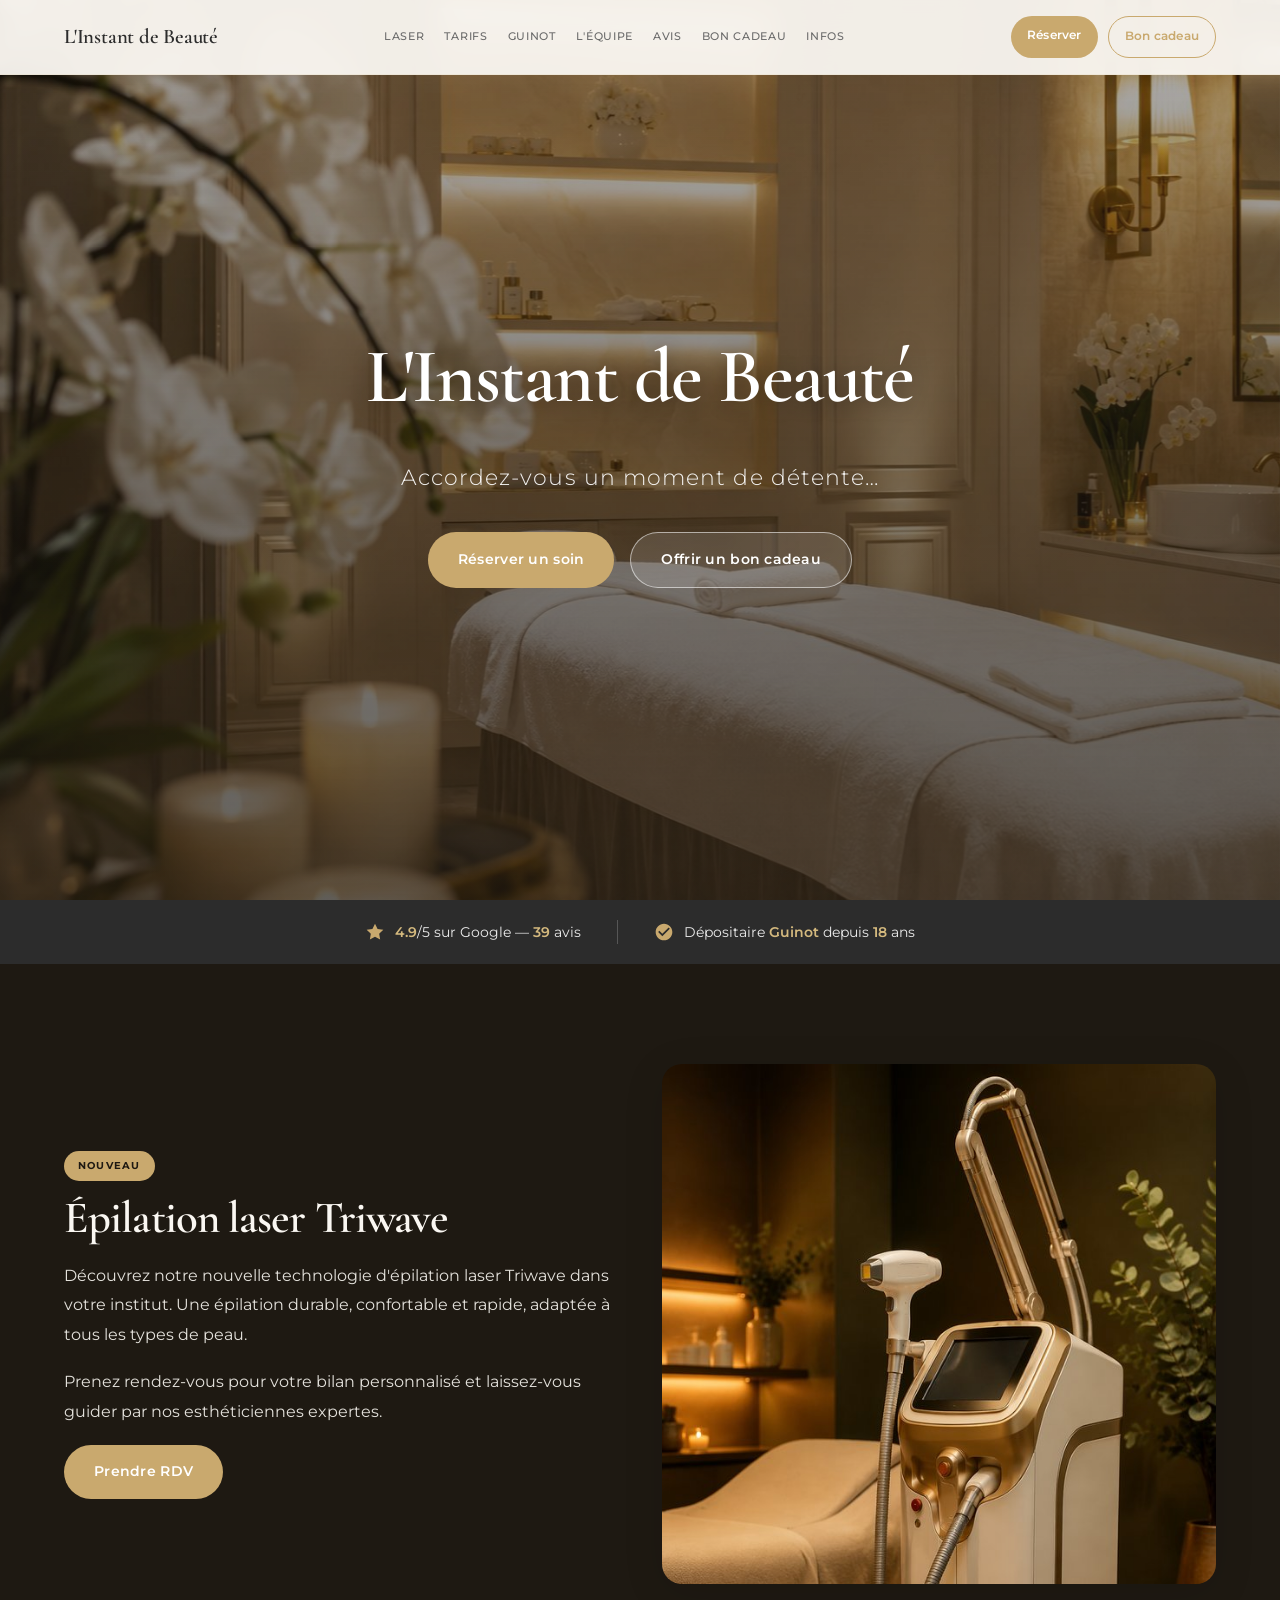
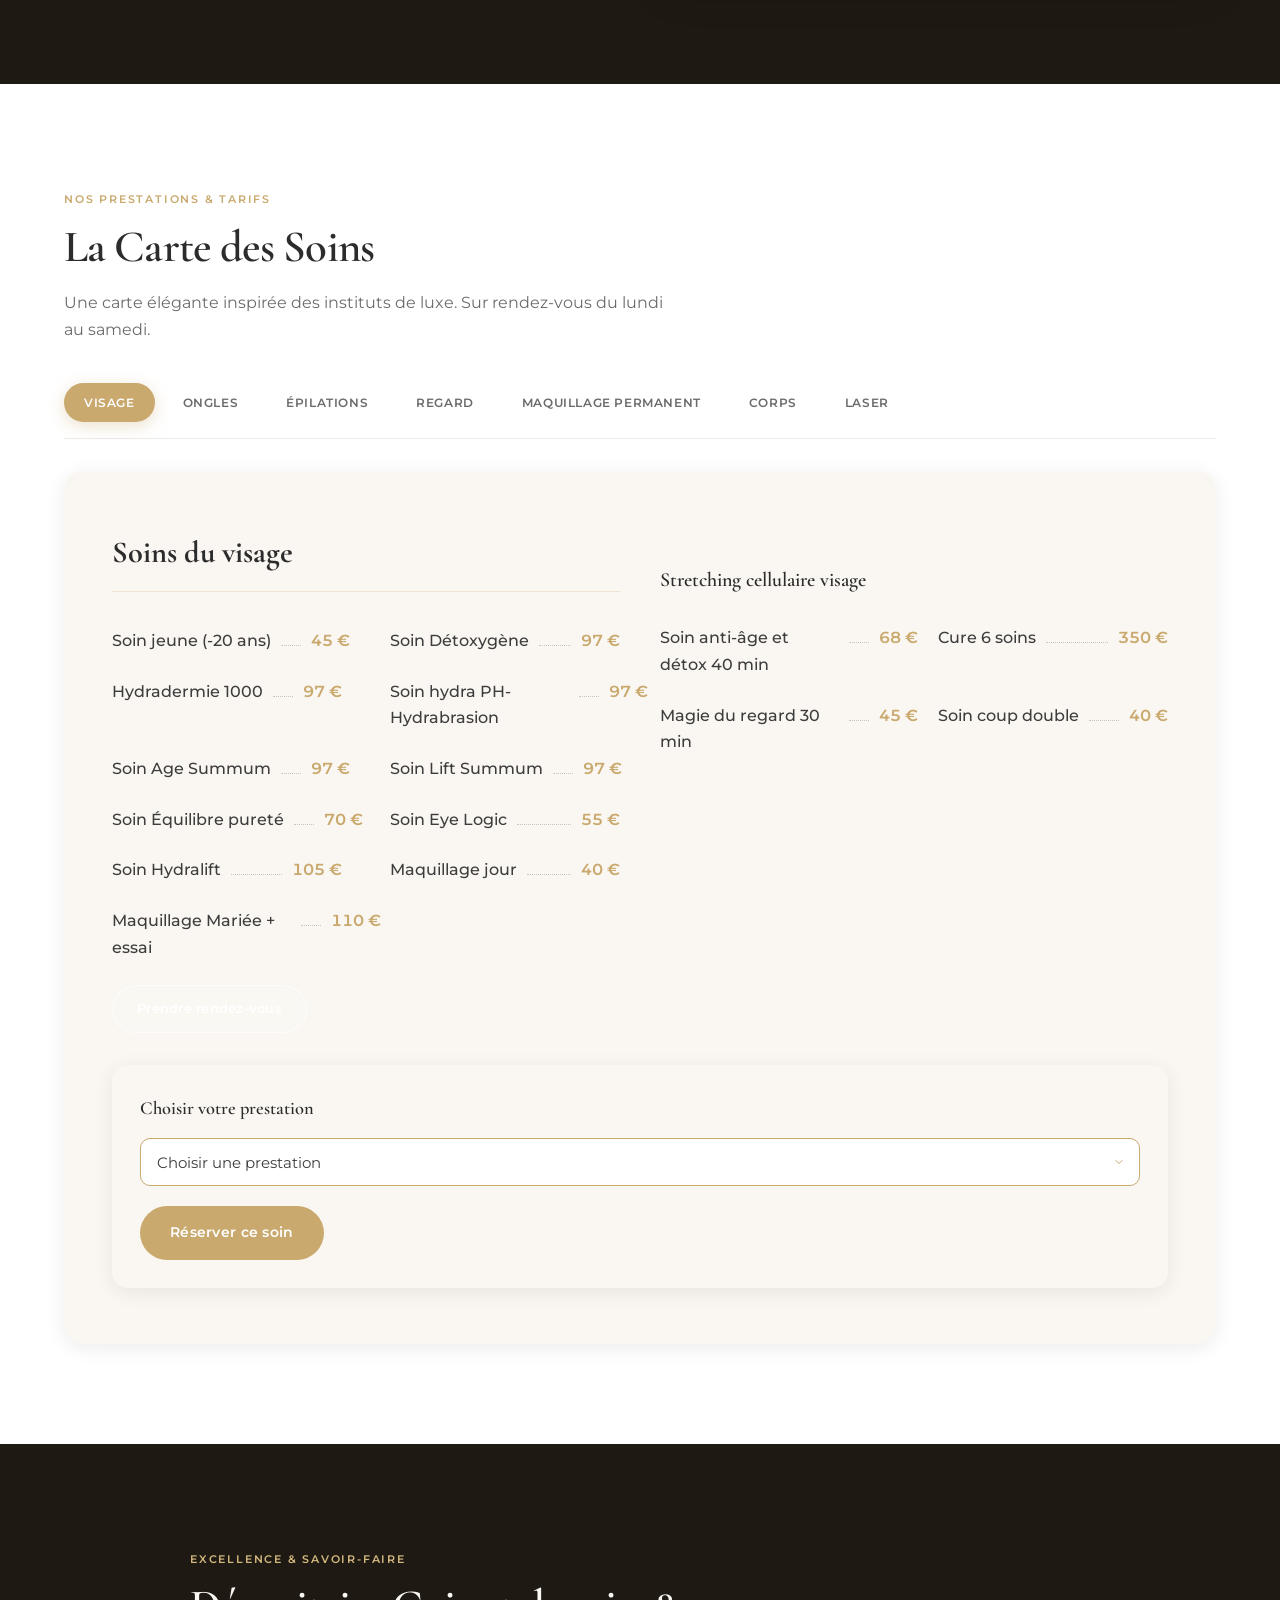
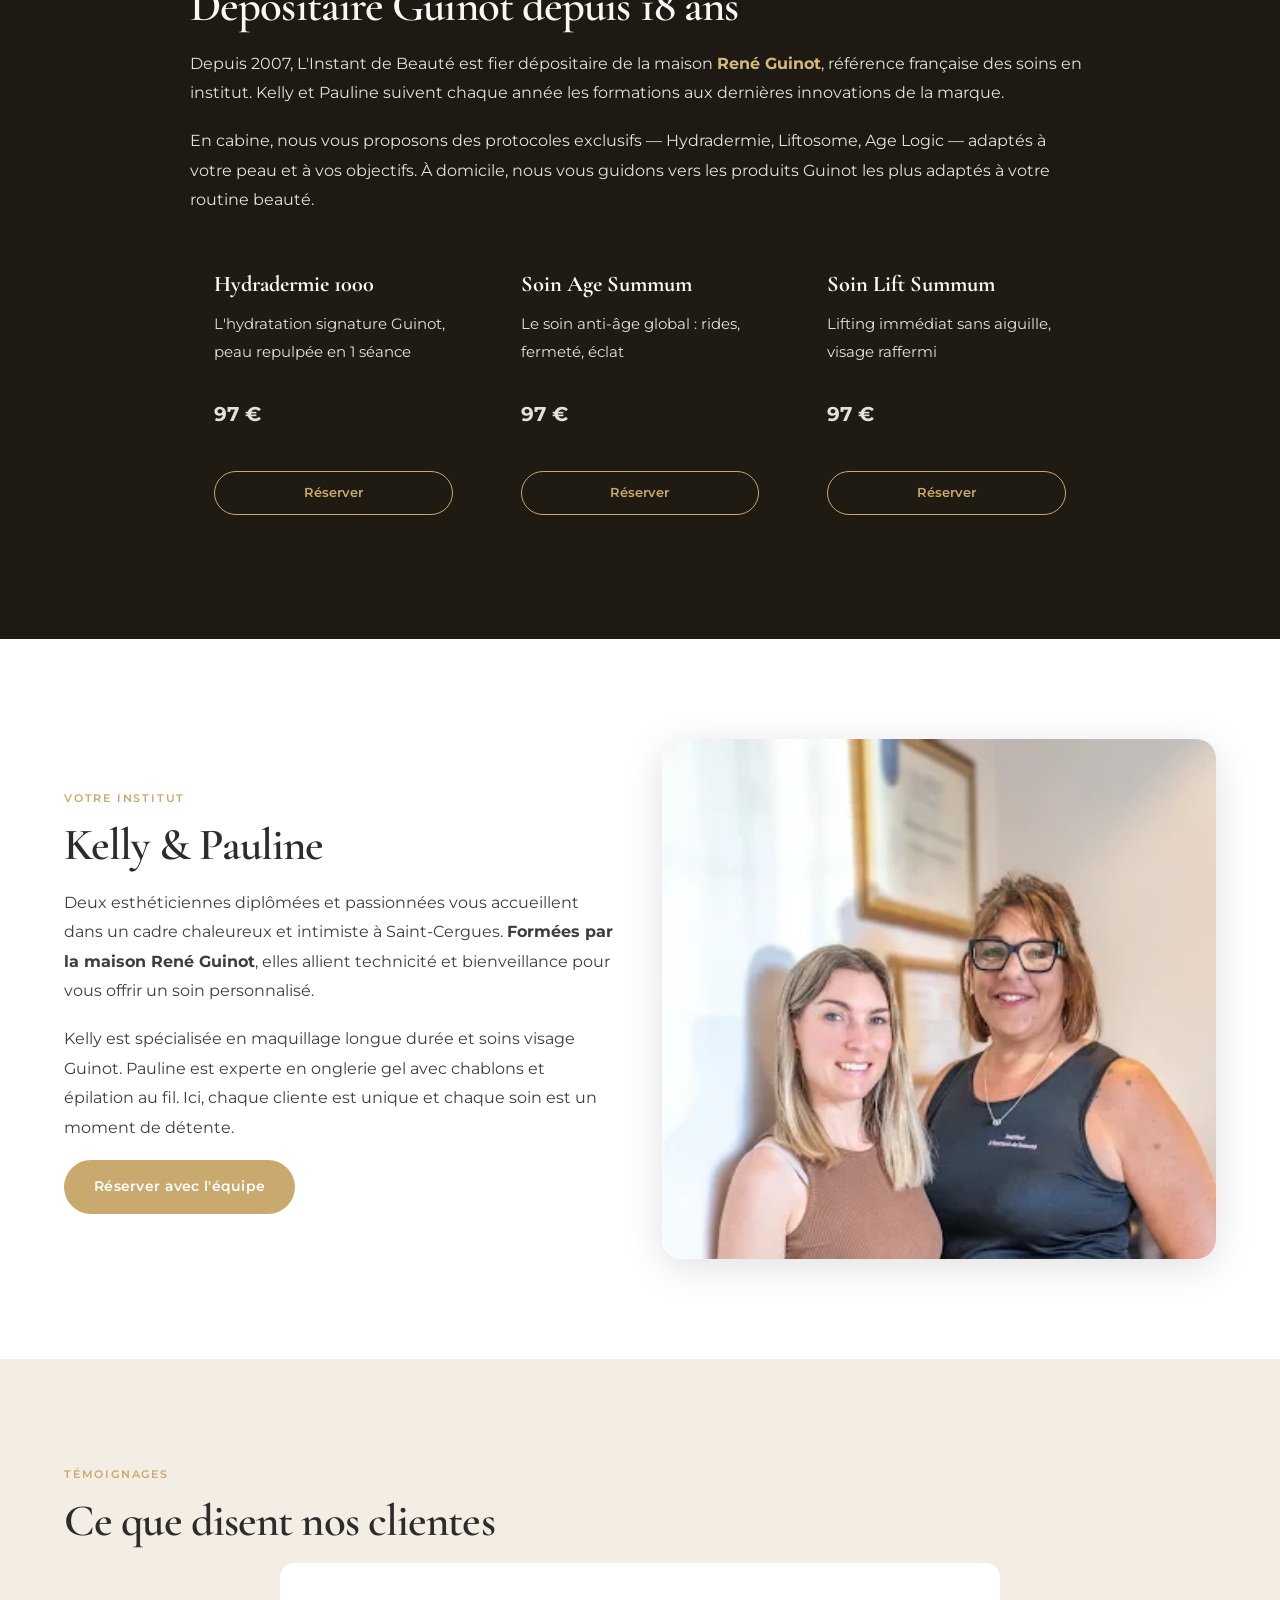
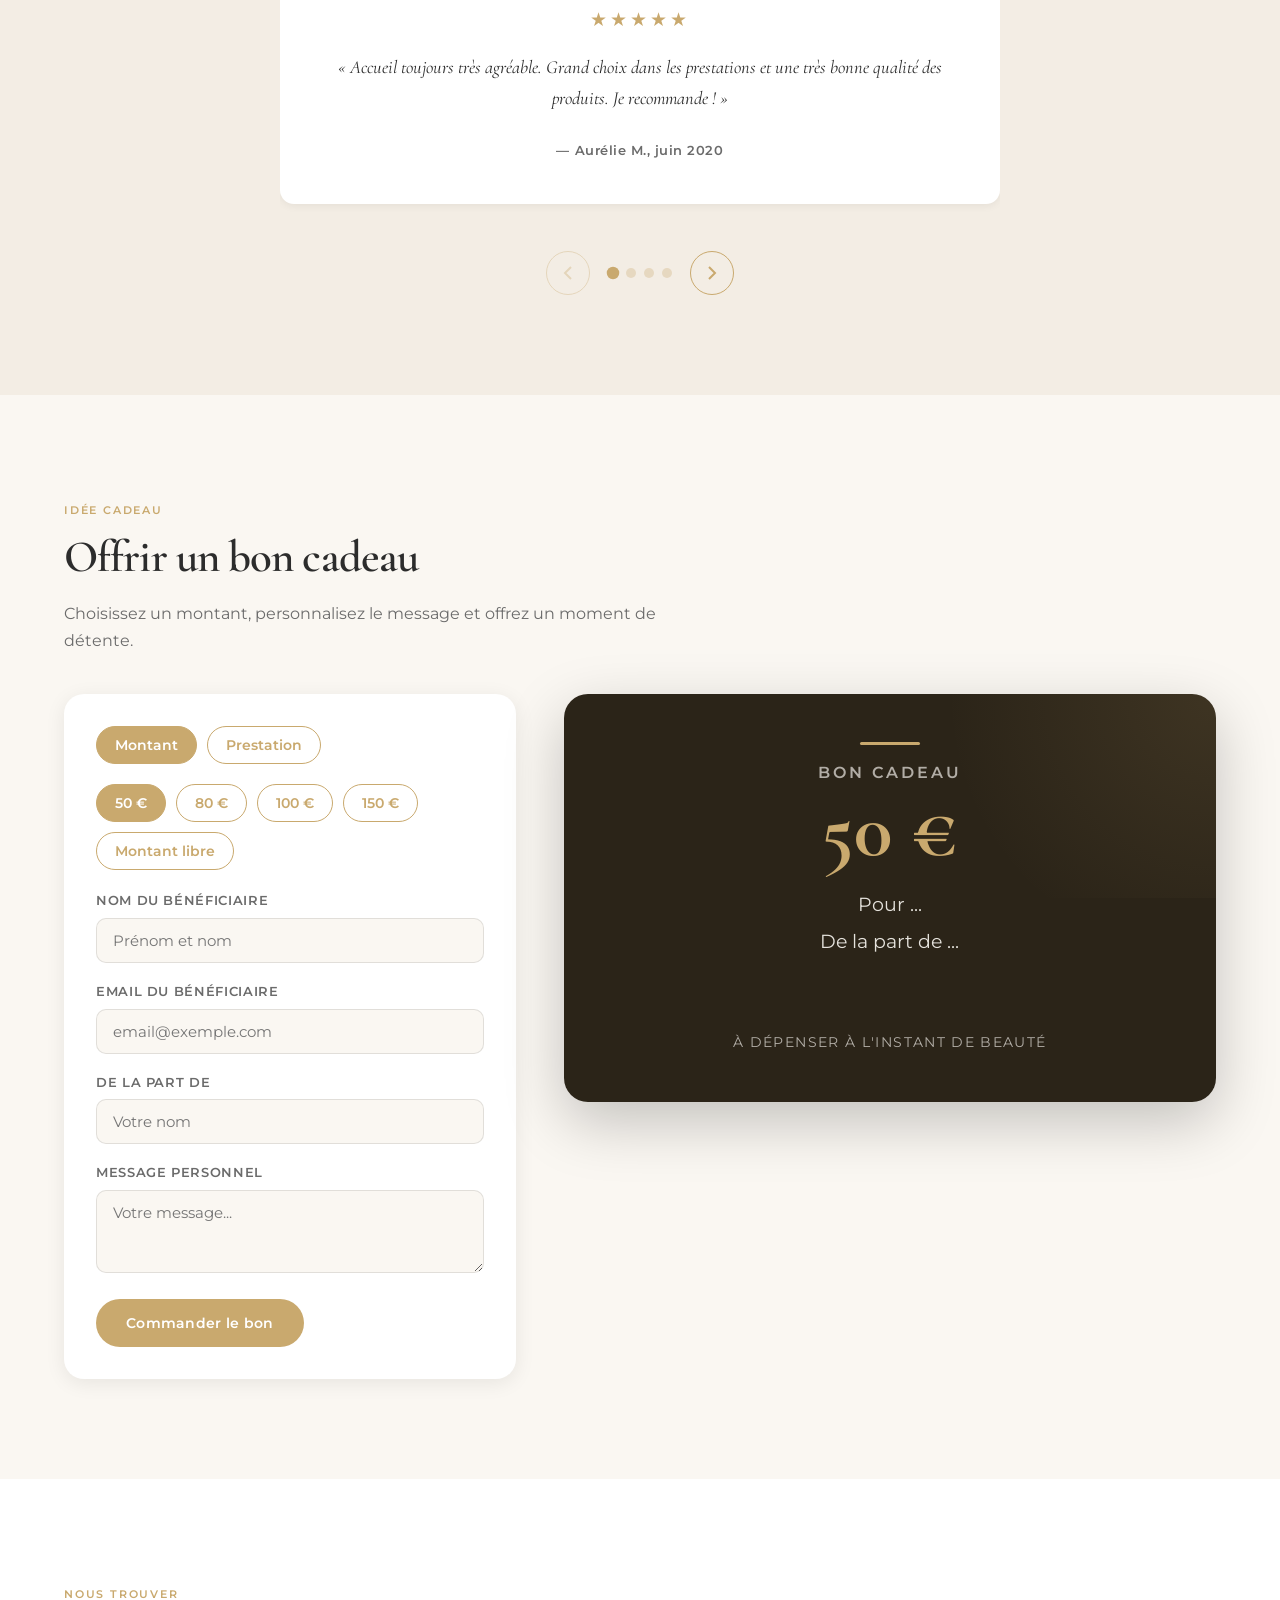
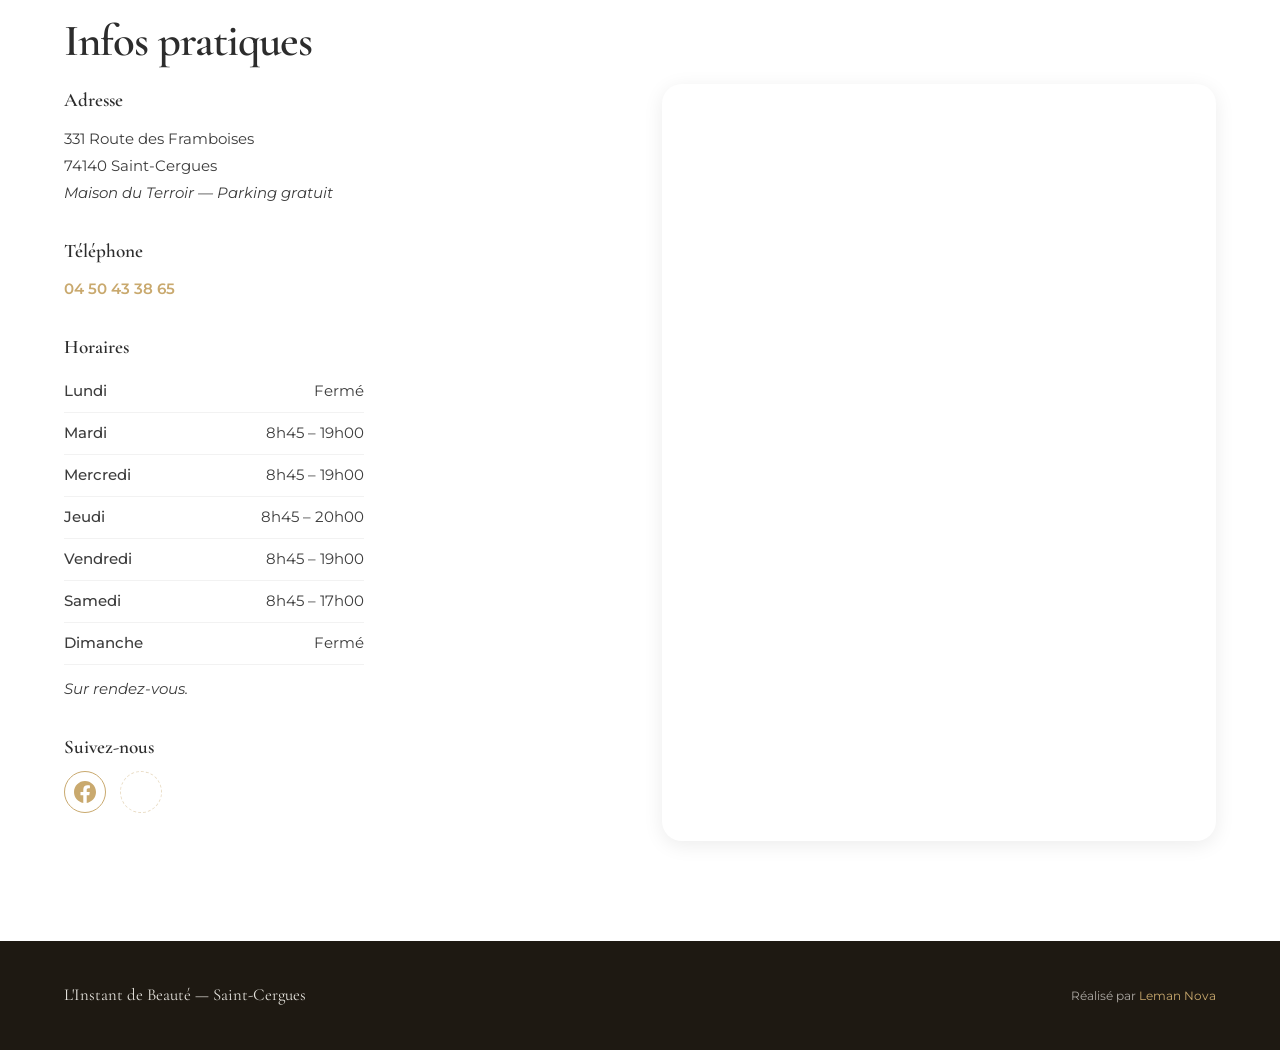
<file: index.html>
<!DOCTYPE html>
<html lang="fr">
<head>
    <meta charset="UTF-8">
    <meta name="viewport" content="width=device-width, initial-scale=1.0">
    <meta name="robots" content="noindex">
    <title>L'Instant de Beauté — Institut de beauté à Saint-Cergues</title>
    <meta name="description" content="L'Instant de Beauté, institut de beauté à Saint-Cergues. Soins visage Guinot, épilation laser Triwave, onglerie, soins corps. Note Google 4,9/5.">
    <link rel="preconnect" href="https://fonts.googleapis.com">
    <link rel="preconnect" href="https://fonts.gstatic.com" crossorigin>
    <link href="https://fonts.googleapis.com/css2?family=Cormorant+Garamond:ital,wght@0,400;0,500;0,600;0,700;1,400;1,500&family=Montserrat:wght@300;400;500;600&display=swap" rel="stylesheet">
    <link rel="icon" href="data:image/svg+xml,%3Csvg xmlns='http://www.w3.org/2000/svg' viewBox='0 0 100 100'%3E%3Ctext y='.9em' font-size='90'%3E%F0%9F%8C%B8%3C/text%3E%3C/svg%3E">
    <link rel="stylesheet" href="./assets/css/style.css">
</head>
<body>
    <div class="preloader" id="preloader" aria-hidden="true">
        <span>L'Instant de Beauté</span>
    </div>

    <div class="scroll-progress" id="scroll-progress" aria-hidden="true"></div>

    <header class="header">
        <div class="header-inner">
            <a href="#hero" class="logo" aria-label="L'Instant de Beauté — retour en haut">L'Instant de Beauté</a>
            <nav class="nav-desktop" aria-label="Navigation principale">
                <a href="#laser">Laser</a>
                <a href="#soins">Tarifs</a>
                <a href="#guinot">Guinot</a>
                <a href="#equipe">L'Équipe</a>
                <a href="#avis">Avis</a>
                <a href="#cadeau">Bon cadeau</a>
                <a href="#infos">Infos</a>
            </nav>
            <div class="header-ctas">
                <a href="https://cal.com/leman-nova-0zwvun/rendez-vous-15-minutes" class="btn-header booking-link" target="_blank" rel="noopener">Réserver</a>
                <a href="#cadeau" class="btn-header btn-header--outline">Bon cadeau</a>
            </div>
            <button class="nav-toggle" aria-label="Ouvrir le menu" aria-expanded="false" aria-controls="nav-mobile">
                <span></span><span></span><span></span>
            </button>
        </div>
        <nav class="nav-mobile" id="nav-mobile" aria-label="Navigation mobile">
            <a href="#laser">Épilation laser</a>
            <a href="#soins">Tarifs</a>
            <a href="#guinot">Guinot</a>
            <a href="#equipe">L'Équipe</a>
            <a href="#avis">Avis</a>
            <a href="#cadeau">Bon cadeau</a>
            <a href="#infos">Infos pratiques</a>
            <a href="https://cal.com/leman-nova-0zwvun/rendez-vous-15-minutes" class="btn-mobile-nav booking-link" target="_blank" rel="noopener">Réserver</a>
            <a href="#cadeau" class="btn-mobile-nav btn-mobile-nav--outline">Bon cadeau</a>
        </nav>
    </header>

    <main>
        <section class="hero" id="hero" aria-label="Accueil">
            <div class="hero-bg">
                <img src="./assets/images/hero-spa.jpg" alt="Ambiance spa luxueuse à l'Instant de Beauté" class="hero-img">
            </div>
            <div class="hero-overlay"></div>
            <div class="hero-content">
                <h1 class="hero-title">L'Instant de Beauté</h1>
                <p class="hero-subtitle">Accordez-vous un moment de détente…</p>
                <div class="hero-ctas">
                    <a href="https://cal.com/leman-nova-0zwvun/rendez-vous-15-minutes" class="btn btn-primary booking-link" target="_blank" rel="noopener">Réserver un soin</a>
                    <a href="#cadeau" class="btn btn-secondary">Offrir un bon cadeau</a>
                </div>
            </div>
        </section>

        <section class="proof-bar" aria-label="Preuves sociales">
            <div class="container proof-bar-inner">
                <div class="proof-item">
                    <svg class="proof-icon" width="20" height="20" viewBox="0 0 24 24" fill="currentColor" aria-hidden="true"><path d="M12 2l3.09 6.26L22 9.27l-5 4.87 1.18 6.88L12 17.77l-6.18 3.25L7 14.14 2 9.27l6.91-1.01L12 2z"/></svg>
                    <span><strong data-counter="4.9" data-decimals="1">4.9</strong>/5 sur Google — <strong data-counter="39">39</strong> avis</span>
                </div>
                <div class="proof-divider" aria-hidden="true"></div>
                <div class="proof-item">
                    <svg class="proof-icon" width="20" height="20" viewBox="0 0 24 24" fill="currentColor" aria-hidden="true"><path d="M12 2C6.48 2 2 6.48 2 12s4.48 10 10 10 10-4.48 10-10S17.52 2 12 2zm-2 15l-5-5 1.41-1.41L10 14.17l7.59-7.59L19 8l-9 9z"/></svg>
                    <span>Dépositaire <strong>Guinot</strong> depuis <strong data-counter="18">18</strong> ans</span>
                </div>
            </div>
        </section>

        <section class="section section--dark laser" id="laser" aria-labelledby="laser-title">
            <div class="container laser-inner">
                <div class="laser-content">
                    <span class="section-tag"><span class="badge-new">Nouveau</span></span>
                    <h2 class="section-title" id="laser-title">Épilation laser Triwave</h2>
                    <p>Découvrez notre nouvelle technologie d'épilation laser Triwave dans votre institut. Une épilation durable, confortable et rapide, adaptée à tous les types de peau.</p>
                    <p>Prenez rendez-vous pour votre bilan personnalisé et laissez-vous guider par nos esthéticiennes expertes.</p>
                    <a href="https://cal.com/leman-nova-0zwvun/rendez-vous-15-minutes" class="btn btn-primary booking-link" target="_blank" rel="noopener">Prendre RDV</a>
                </div>
                <div class="laser-image reveal">
                    <img src="./assets/images/laser_triwave.jpg" alt="Machine épilation laser Triwave" loading="lazy">
                </div>
            </div>
        </section>

        <section class="section soins" id="soins" aria-labelledby="soins-title">
            <div class="container">
                <span class="section-tag">Nos prestations & tarifs</span>
                <h2 class="section-title" id="soins-title">La Carte des Soins</h2>
                <p class="section-intro">Une carte élégante inspirée des instituts de luxe. Sur rendez-vous du lundi au samedi.</p>
                
                <div class="carte-tabs" role="tablist" aria-label="Catégories de soins">
                    <button class="carte-tab active" role="tab" aria-selected="true" aria-controls="tab-visage" id="tab-btn-visage">Visage</button>
                    <button class="carte-tab" role="tab" aria-selected="false" aria-controls="tab-ongles" id="tab-btn-ongles">Ongles</button>
                    <button class="carte-tab" role="tab" aria-selected="false" aria-controls="tab-epilations" id="tab-btn-epilations">Épilations</button>
                    <button class="carte-tab" role="tab" aria-selected="false" aria-controls="tab-regard" id="tab-btn-regard">Regard</button>
                    <button class="carte-tab" role="tab" aria-selected="false" aria-controls="tab-permanent" id="tab-btn-permanent">Maquillage permanent</button>
                    <button class="carte-tab" role="tab" aria-selected="false" aria-controls="tab-corps" id="tab-btn-corps">Corps</button>
                    <button class="carte-tab" role="tab" aria-selected="false" aria-controls="tab-laser" id="tab-btn-laser">Laser</button>
                </div>

                <div class="carte-panels">
                    <div class="carte-panel active" id="tab-visage" role="tabpanel" aria-labelledby="tab-btn-visage">
                        <div class="carte-panel-inner">
                            <div class="visage-two-cols">
                                <div class="visage-col">
                                    <h3 class="carte-panel-title">Soins du visage</h3>
                                    <ul class="price-list">
                                        <li><span class="price-name">Soin jeune (-20 ans)</span><span class="price-dots"></span><span class="price-value">45 €</span></li>
                                        <li><span class="price-name">Soin Détoxygène</span><span class="price-dots"></span><span class="price-value">97 €</span></li>
                                        <li><span class="price-name">Hydradermie 1000</span><span class="price-dots"></span><span class="price-value">97 €</span></li>
                                        <li><span class="price-name">Soin hydra PH-Hydrabrasion</span><span class="price-dots"></span><span class="price-value">97 €</span></li>
                                        <li><span class="price-name">Soin Age Summum</span><span class="price-dots"></span><span class="price-value">97 €</span></li>
                                        <li><span class="price-name">Soin Lift Summum</span><span class="price-dots"></span><span class="price-value">97 €</span></li>
                                        <li><span class="price-name">Soin Équilibre pureté</span><span class="price-dots"></span><span class="price-value">70 €</span></li>
                                        <li><span class="price-name">Soin Eye Logic</span><span class="price-dots"></span><span class="price-value">55 €</span></li>
                                        <li><span class="price-name">Soin Hydralift</span><span class="price-dots"></span><span class="price-value">105 €</span></li>
                                        <li><span class="price-name">Maquillage jour</span><span class="price-dots"></span><span class="price-value">40 €</span></li>
                                        <li><span class="price-name">Maquillage Mariée + essai</span><span class="price-dots"></span><span class="price-value">110 €</span></li>
                                    </ul>
                                </div>
                                <div class="visage-col">
                                    <h4 class="carte-subtitle">Stretching cellulaire visage</h4>
                                    <ul class="price-list">
                                        <li><span class="price-name">Soin anti-âge et détox 40 min</span><span class="price-dots"></span><span class="price-value">68 €</span></li>
                                        <li><span class="price-name">Cure 6 soins</span><span class="price-dots"></span><span class="price-value">350 €</span></li>
                                        <li><span class="price-name">Magie du regard 30 min</span><span class="price-dots"></span><span class="price-value">45 €</span></li>
                                        <li><span class="price-name">Soin coup double</span><span class="price-dots"></span><span class="price-value">40 €</span></li>
                                    </ul>
                                </div>
                            </div>
                            <a href="https://cal.com/leman-nova-0zwvun/rendez-vous-15-minutes" class="btn btn-secondary btn-small booking-link" target="_blank" rel="noopener">Prendre rendez-vous</a>
                            <div class="carte-reserver">
                                <label class="reserver-label" for="reserver-select-visage">Choisir votre prestation</label>
                                <select id="reserver-select-visage" class="reserver-select">
                                    <option value="" data-prix="">Choisir une prestation</option>
                                    <optgroup label="Soins du visage">
                                        <option value="Soin jeune (-20 ans)" data-prix="45">Soin jeune (-20 ans) — 45 €</option>
                                        <option value="Soin Détoxygène" data-prix="97">Soin Détoxygène — 97 €</option>
                                        <option value="Hydradermie 1000" data-prix="97">Hydradermie 1000 — 97 €</option>
                                        <option value="Soin hydra PH-Hydrabrasion" data-prix="97">Soin hydra PH-Hydrabrasion — 97 €</option>
                                        <option value="Soin Age Summum" data-prix="97">Soin Age Summum — 97 €</option>
                                        <option value="Soin Lift Summum" data-prix="97">Soin Lift Summum — 97 €</option>
                                        <option value="Soin Équilibre pureté" data-prix="70">Soin Équilibre pureté — 70 €</option>
                                        <option value="Soin Eye Logic" data-prix="55">Soin Eye Logic — 55 €</option>
                                        <option value="Soin Hydralift" data-prix="105">Soin Hydralift — 105 €</option>
                                        <option value="Maquillage jour" data-prix="40">Maquillage jour — 40 €</option>
                                        <option value="Maquillage Mariée + essai" data-prix="110">Maquillage Mariée + essai — 110 €</option>
                                    </optgroup>
                                    <optgroup label="Stretching cellulaire visage">
                                        <option value="Soin anti-âge et détox 40 min" data-prix="68">Soin anti-âge et détox 40 min — 68 €</option>
                                        <option value="Cure 6 soins" data-prix="350">Cure 6 soins — 350 €</option>
                                        <option value="Magie du regard 30 min" data-prix="45">Magie du regard 30 min — 45 €</option>
                                        <option value="Soin coup double" data-prix="40">Soin coup double — 40 €</option>
                                    </optgroup>
                                </select>
                                <a href="https://cal.com/leman-nova-0zwvun/rendez-vous-15-minutes" class="btn btn-primary reserver-btn booking-link" target="_blank" rel="noopener">Réserver ce soin</a>
                            </div>
                        </div>
                    </div>

                    <div class="carte-panel" id="tab-ongles" role="tabpanel" aria-labelledby="tab-btn-ongles" hidden>
                        <div class="carte-panel-inner">
                            <h3 class="carte-panel-title">Ongles</h3>
                            <ul class="price-list">
                                <li><span class="price-name">Manucure brésilienne</span><span class="price-dots"></span><span class="price-value">30 €</span></li>
                                <li><span class="price-name">Foot Peeling</span><span class="price-dots"></span><span class="price-value">47 €</span></li>
                                <li><span class="price-name">Pose vernis ou french</span><span class="price-dots"></span><span class="price-value">9 – 12 €</span></li>
                                <li><span class="price-name">Pose de gel sur ongles naturels</span><span class="price-dots"></span><span class="price-value">45 €</span></li>
                                <li><span class="price-name">Remplissage gel</span><span class="price-dots"></span><span class="price-value">52 €</span></li>
                                <li><span class="price-name">Pose d'ongles gel</span><span class="price-dots"></span><span class="price-value">67 €</span></li>
                                <li><span class="price-name">Forfait manucure + gel</span><span class="price-dots"></span><span class="price-value">52 €</span></li>
                                <li><span class="price-name">Forfait beauté des pieds + gel</span><span class="price-dots"></span><span class="price-value">58 €</span></li>
                                <li><span class="price-name">Pose semi-permanent</span><span class="price-dots"></span><span class="price-value">39 €</span></li>
                                <li><span class="price-name">Remplissage semi-permanent</span><span class="price-dots"></span><span class="price-value">43 €</span></li>
                            </ul>
                            <a href="https://cal.com/leman-nova-0zwvun/rendez-vous-15-minutes" class="btn btn-secondary btn-small booking-link" target="_blank" rel="noopener">Prendre rendez-vous</a>
                            <div class="carte-reserver">
                                <label class="reserver-label" for="reserver-select-ongles">Choisir votre prestation</label>
                                <select id="reserver-select-ongles" class="reserver-select">
                                    <option value="" data-prix="">Choisir une prestation</option>
                                    <option value="Manucure brésilienne" data-prix="30">Manucure brésilienne — 30 €</option>
                                    <option value="Foot Peeling" data-prix="47">Foot Peeling — 47 €</option>
                                    <option value="Pose vernis ou french" data-prix="9">Pose vernis ou french — 9 €</option>
                                    <option value="Pose de gel sur ongles naturels" data-prix="45">Pose de gel sur ongles naturels — 45 €</option>
                                    <option value="Remplissage gel" data-prix="52">Remplissage gel — 52 €</option>
                                    <option value="Pose d'ongles gel" data-prix="67">Pose d'ongles gel — 67 €</option>
                                    <option value="Forfait manucure + gel" data-prix="52">Forfait manucure + gel — 52 €</option>
                                    <option value="Forfait beauté des pieds + gel" data-prix="58">Forfait beauté des pieds + gel — 58 €</option>
                                    <option value="Pose semi-permanent" data-prix="39">Pose semi-permanent — 39 €</option>
                                    <option value="Remplissage semi-permanent" data-prix="43">Remplissage semi-permanent — 43 €</option>
                                </select>
                                <a href="https://cal.com/leman-nova-0zwvun/rendez-vous-15-minutes" class="btn btn-primary reserver-btn booking-link" target="_blank" rel="noopener">Réserver ce soin</a>
                            </div>
                        </div>
                    </div>

                    <div class="carte-panel" id="tab-epilations" role="tabpanel" aria-labelledby="tab-btn-epilations" hidden>
                        <div class="carte-panel-inner">
                            <h3 class="carte-panel-title">Épilations</h3>
                            <ul class="price-list">
                                <li><span class="price-name">Sourcils</span><span class="price-dots"></span><span class="price-value">9 €</span></li>
                                <li><span class="price-name">Sourcils au fil</span><span class="price-dots"></span><span class="price-value">14 €</span></li>
                                <li><span class="price-name">Lèvre</span><span class="price-dots"></span><span class="price-value">7 €</span></li>
                                <li><span class="price-name">Lèvre + menton</span><span class="price-dots"></span><span class="price-value">12 €</span></li>
                                <li><span class="price-name">½ jambes</span><span class="price-dots"></span><span class="price-value">25 €</span></li>
                                <li><span class="price-name">¾ jambes</span><span class="price-dots"></span><span class="price-value">31 €</span></li>
                                <li><span class="price-name">Jambes complètes</span><span class="price-dots"></span><span class="price-value">34 €</span></li>
                                <li><span class="price-name">Bikini</span><span class="price-dots"></span><span class="price-value">17 €</span></li>
                                <li><span class="price-name">Bikini intégral</span><span class="price-dots"></span><span class="price-value">26 €</span></li>
                                <li><span class="price-name">Aisselles</span><span class="price-dots"></span><span class="price-value">12 €</span></li>
                                <li><span class="price-name">Avant-bras</span><span class="price-dots"></span><span class="price-value">15 €</span></li>
                                <li><span class="price-name">Forfait ½ jambes + bikini + aisselles</span><span class="price-dots"></span><span class="price-value">46 €</span></li>
                                <li><span class="price-name">Forfait jambes complètes + bikini + aisselles</span><span class="price-dots"></span><span class="price-value">53 €</span></li>
                                <li><span class="price-name">Forfait JC + bikini intégral + aisselles</span><span class="price-dots"></span><span class="price-value">61 €</span></li>
                            </ul>
                            <a href="https://cal.com/leman-nova-0zwvun/rendez-vous-15-minutes" class="btn btn-secondary btn-small booking-link" target="_blank" rel="noopener">Prendre rendez-vous</a>
                            <div class="carte-reserver">
                                <label class="reserver-label" for="reserver-select-epilations">Choisir votre prestation</label>
                                <select id="reserver-select-epilations" class="reserver-select">
                                    <option value="" data-prix="">Choisir une prestation</option>
                                    <option value="Sourcils" data-prix="9">Sourcils — 9 €</option>
                                    <option value="Sourcils au fil" data-prix="14">Sourcils au fil — 14 €</option>
                                    <option value="Lèvre" data-prix="7">Lèvre — 7 €</option>
                                    <option value="Lèvre + menton" data-prix="12">Lèvre + menton — 12 €</option>
                                    <option value="½ jambes" data-prix="25">½ jambes — 25 €</option>
                                    <option value="¾ jambes" data-prix="31">¾ jambes — 31 €</option>
                                    <option value="Jambes complètes" data-prix="34">Jambes complètes — 34 €</option>
                                    <option value="Bikini" data-prix="17">Bikini — 17 €</option>
                                    <option value="Bikini intégral" data-prix="26">Bikini intégral — 26 €</option>
                                    <option value="Aisselles" data-prix="12">Aisselles — 12 €</option>
                                    <option value="Avant-bras" data-prix="15">Avant-bras — 15 €</option>
                                    <option value="Forfait ½ jambes + bikini + aisselles" data-prix="46">Forfait ½ jambes + bikini + aisselles — 46 €</option>
                                    <option value="Forfait jambes complètes + bikini + aisselles" data-prix="53">Forfait jambes complètes + bikini + aisselles — 53 €</option>
                                    <option value="Forfait JC + bikini intégral + aisselles" data-prix="61">Forfait JC + bikini intégral + aisselles — 61 €</option>
                                </select>
                                <a href="https://cal.com/leman-nova-0zwvun/rendez-vous-15-minutes" class="btn btn-primary reserver-btn booking-link" target="_blank" rel="noopener">Réserver ce soin</a>
                            </div>
                        </div>
                    </div>

                    <div class="carte-panel" id="tab-regard" role="tabpanel" aria-labelledby="tab-btn-regard" hidden>
                        <div class="carte-panel-inner">
                            <h3 class="carte-panel-title">Le regard</h3>
                            <ul class="price-list">
                                <li><span class="price-name">Teinture de cils</span><span class="price-dots"></span><span class="price-value">19 €</span></li>
                                <li><span class="price-name">Teinture de sourcils</span><span class="price-dots"></span><span class="price-value">10 €</span></li>
                                <li><span class="price-name">Réhaussement de cils</span><span class="price-dots"></span><span class="price-value">52 €</span></li>
                            </ul>
                            <a href="https://cal.com/leman-nova-0zwvun/rendez-vous-15-minutes" class="btn btn-secondary btn-small booking-link" target="_blank" rel="noopener">Prendre rendez-vous</a>
                            <div class="carte-reserver">
                                <label class="reserver-label" for="reserver-select-regard">Choisir votre prestation</label>
                                <select id="reserver-select-regard" class="reserver-select">
                                    <option value="" data-prix="">Choisir une prestation</option>
                                    <option value="Teinture de cils" data-prix="19">Teinture de cils — 19 €</option>
                                    <option value="Teinture de sourcils" data-prix="10">Teinture de sourcils — 10 €</option>
                                    <option value="Réhaussement de cils" data-prix="52">Réhaussement de cils — 52 €</option>
                                </select>
                                <a href="https://cal.com/leman-nova-0zwvun/rendez-vous-15-minutes" class="btn btn-primary reserver-btn booking-link" target="_blank" rel="noopener">Réserver ce soin</a>
                            </div>
                        </div>
                    </div>

                    <div class="carte-panel" id="tab-permanent" role="tabpanel" aria-labelledby="tab-btn-permanent" hidden>
                        <div class="carte-panel-inner">
                            <h3 class="carte-panel-title">Maquillage permanent</h3>
                            <ul class="price-list">
                                <li><span class="price-name">Sourcils</span><span class="price-dots"></span><span class="price-value">180 – 320 €</span></li>
                                <li><span class="price-name">Eye liner</span><span class="price-dots"></span><span class="price-value">210 – 320 €</span></li>
                                <li><span class="price-name">Contour lèvres</span><span class="price-dots"></span><span class="price-value">320 €</span></li>
                            </ul>
                            <a href="https://cal.com/leman-nova-0zwvun/rendez-vous-15-minutes" class="btn btn-secondary btn-small booking-link" target="_blank" rel="noopener">Prendre rendez-vous</a>
                            <div class="carte-reserver">
                                <label class="reserver-label" for="reserver-select-permanent">Choisir votre prestation</label>
                                <select id="reserver-select-permanent" class="reserver-select">
                                    <option value="" data-prix="">Choisir une prestation</option>
                                    <option value="Sourcils" data-prix="180">Sourcils — 180 – 320 €</option>
                                    <option value="Eye liner" data-prix="210">Eye liner — 210 – 320 €</option>
                                    <option value="Contour lèvres" data-prix="320">Contour lèvres — 320 €</option>
                                </select>
                                <a href="https://cal.com/leman-nova-0zwvun/rendez-vous-15-minutes" class="btn btn-primary reserver-btn booking-link" target="_blank" rel="noopener">Réserver ce soin</a>
                            </div>
                        </div>
                    </div>

                    <div class="carte-panel" id="tab-corps" role="tabpanel" aria-labelledby="tab-btn-corps" hidden>
                        <div class="carte-panel-inner">
                            <h3 class="carte-panel-title">Soins du corps</h3>
                            <h4 class="carte-subtitle">Pressodynamie PSX</h4>
                            <ul class="price-list">
                                <li><span class="price-name">Séance 30 min</span><span class="price-dots"></span><span class="price-value">30 €</span></li>
                                <li><span class="price-name">Cure 10 séances</span><span class="price-dots"></span><span class="price-value">270 €</span></li>
                            </ul>
                            <h4 class="carte-subtitle">DX Smart</h4>
                            <ul class="price-list">
                                <li><span class="price-name">Séance panty</span><span class="price-dots"></span><span class="price-value">55 €</span></li>
                                <li><span class="price-name">Cure 5 séances</span><span class="price-dots"></span><span class="price-value">270 €</span></li>
                                <li><span class="price-name">Cure 10 séances (bilan offert + 1 PSX)</span><span class="price-dots"></span><span class="price-value">500 €</span></li>
                                <li><span class="price-name">Soin panty + PSX</span><span class="price-dots"></span><span class="price-value">70 €</span></li>
                                <li><span class="price-name">Soin vergeture 1 zone 15 min</span><span class="price-dots"></span><span class="price-value">30 €</span></li>
                                <li><span class="price-name">Bld'oo 20 min</span><span class="price-dots"></span><span class="price-value">35 €</span></li>
                                <li><span class="price-name">Bld'oo 10 séances</span><span class="price-dots"></span><span class="price-value">320 €</span></li>
                                <li><span class="price-name">Push up fesses</span><span class="price-dots"></span><span class="price-value">35 €</span></li>
                                <li><span class="price-name">Push up fesses 10 séances</span><span class="price-dots"></span><span class="price-value">320 €</span></li>
                            </ul>
                            <a href="https://cal.com/leman-nova-0zwvun/rendez-vous-15-minutes" class="btn btn-secondary btn-small booking-link" target="_blank" rel="noopener">Prendre rendez-vous</a>
                            <div class="carte-reserver">
                                <label class="reserver-label" for="reserver-select-corps">Choisir votre prestation</label>
                                <select id="reserver-select-corps" class="reserver-select">
                                    <option value="" data-prix="">Choisir une prestation</option>
                                    <optgroup label="Pressodynamie PSX">
                                        <option value="Séance 30 min" data-prix="30">Séance 30 min — 30 €</option>
                                        <option value="Cure 10 séances" data-prix="270">Cure 10 séances — 270 €</option>
                                    </optgroup>
                                    <optgroup label="DX Smart">
                                        <option value="Séance panty" data-prix="55">Séance panty — 55 €</option>
                                        <option value="Cure 5 séances" data-prix="270">Cure 5 séances — 270 €</option>
                                        <option value="Cure 10 séances (bilan offert + 1 PSX)" data-prix="500">Cure 10 séances (bilan offert + 1 PSX) — 500 €</option>
                                        <option value="Soin panty + PSX" data-prix="70">Soin panty + PSX — 70 €</option>
                                        <option value="Soin vergeture 1 zone 15 min" data-prix="30">Soin vergeture 1 zone 15 min — 30 €</option>
                                        <option value="Bld'oo 20 min" data-prix="35">Bld'oo 20 min — 35 €</option>
                                        <option value="Bld'oo 10 séances" data-prix="320">Bld'oo 10 séances — 320 €</option>
                                        <option value="Push up fesses" data-prix="35">Push up fesses — 35 €</option>
                                        <option value="Push up fesses 10 séances" data-prix="320">Push up fesses 10 séances — 320 €</option>
                                    </optgroup>
                                </select>
                                <a href="https://cal.com/leman-nova-0zwvun/rendez-vous-15-minutes" class="btn btn-primary reserver-btn booking-link" target="_blank" rel="noopener">Réserver ce soin</a>
                            </div>
                        </div>
                    </div>

                    <div class="carte-panel" id="tab-laser" role="tabpanel" aria-labelledby="tab-btn-laser" hidden>
                        <div class="carte-panel-inner">
                            <h3 class="carte-panel-title">Épilation laser — zones seules</h3>
                            <ul class="price-list">
                                <li><span class="price-name">½ jambes</span><span class="price-dots"></span><span class="price-value">130 €</span></li>
                                <li><span class="price-name">Cuisses</span><span class="price-dots"></span><span class="price-value">150 €</span></li>
                                <li><span class="price-name">Jambes complètes</span><span class="price-dots"></span><span class="price-value">240 €</span></li>
                                <li><span class="price-name">Aisselles</span><span class="price-dots"></span><span class="price-value">65 €</span></li>
                                <li><span class="price-name">Maillot</span><span class="price-dots"></span><span class="price-value">55 €</span></li>
                                <li><span class="price-name">Maillot brésilien</span><span class="price-dots"></span><span class="price-value">75 €</span></li>
                                <li><span class="price-name">Maillot intégral (SIF compris)</span><span class="price-dots"></span><span class="price-value">90 €</span></li>
                                <li><span class="price-name">Sillon inter-fessier</span><span class="price-dots"></span><span class="price-value">20 €</span></li>
                                <li><span class="price-name">Bande ventre</span><span class="price-dots"></span><span class="price-value">40 €</span></li>
                                <li><span class="price-name">Menton</span><span class="price-dots"></span><span class="price-value">40 €</span></li>
                                <li><span class="price-name">Fesses</span><span class="price-dots"></span><span class="price-value">60 €</span></li>
                                <li><span class="price-name">Dos ou torse</span><span class="price-dots"></span><span class="price-value">180 €</span></li>
                            </ul>
                            <h4 class="carte-subtitle">Forfaits</h4>
                            <ul class="price-list">
                                <li><span class="price-name">Maillot + Aisselles</span><span class="price-dots"></span><span class="price-value">100 €</span></li>
                                <li><span class="price-name">Maillot brésilien + Aisselles</span><span class="price-dots"></span><span class="price-value">120 €</span></li>
                                <li><span class="price-name">Maillot intégral (+SIF) + Aisselles</span><span class="price-dots"></span><span class="price-value">140 €</span></li>
                                <li><span class="price-name">Maillot brésilien + SIF</span><span class="price-dots"></span><span class="price-value">87 €</span></li>
                                <li><span class="price-name">½ jambes + Aisselles + Maillot</span><span class="price-dots"></span><span class="price-value">220 €</span></li>
                                <li><span class="price-name">½ jambes + Maillot</span><span class="price-dots"></span><span class="price-value">170 €</span></li>
                                <li><span class="price-name">½ jambes + Maillot brésilien</span><span class="price-dots"></span><span class="price-value">190 €</span></li>
                                <li><span class="price-name">½ jambes + Maillot intégral</span><span class="price-dots"></span><span class="price-value">205 €</span></li>
                                <li><span class="price-name">½ jambes + Aisselles</span><span class="price-dots"></span><span class="price-value">180 €</span></li>
                                <li><span class="price-name">½ jambes + Aisselles + Maillot brésilien</span><span class="price-dots"></span><span class="price-value">240 €</span></li>
                                <li><span class="price-name">½ jambes + Aisselles + Maillot intégral</span><span class="price-dots"></span><span class="price-value">250 €</span></li>
                                <li><span class="price-name">Jambes + Aisselles + Maillot</span><span class="price-dots"></span><span class="price-value">320 €</span></li>
                                <li><span class="price-name">Jambes + Aisselles</span><span class="price-dots"></span><span class="price-value">270 €</span></li>
                                <li><span class="price-name">Jambes + Maillot</span><span class="price-dots"></span><span class="price-value">290 €</span></li>
                                <li><span class="price-name">Jambes + Maillot brésilien</span><span class="price-dots"></span><span class="price-value">310 €</span></li>
                                <li><span class="price-name">Jambes + Maillot intégral</span><span class="price-dots"></span><span class="price-value">320 €</span></li>
                                <li><span class="price-name">Jambes + Aisselles + Maillot échancré</span><span class="price-dots"></span><span class="price-value">340 €</span></li>
                                <li><span class="price-name">Jambes + Aisselles + Maillot intégral</span><span class="price-dots"></span><span class="price-value">360 €</span></li>
                                <li><span class="price-name">Dos et torse</span><span class="price-dots"></span><span class="price-value">310 €</span></li>
                            </ul>
                            <a href="https://cal.com/leman-nova-0zwvun/rendez-vous-15-minutes" class="btn btn-secondary btn-small booking-link" target="_blank" rel="noopener">Prendre rendez-vous</a>
                            <div class="carte-reserver">
                                <label class="reserver-label" for="reserver-select-laser">Choisir votre prestation</label>
                                <select id="reserver-select-laser" class="reserver-select">
                                    <option value="" data-prix="">Choisir une prestation</option>
                                    <optgroup label="Zones seules">
                                        <option value="½ jambes" data-prix="130">½ jambes — 130 €</option>
                                        <option value="Cuisses" data-prix="150">Cuisses — 150 €</option>
                                        <option value="Jambes complètes" data-prix="240">Jambes complètes — 240 €</option>
                                        <option value="Aisselles" data-prix="65">Aisselles — 65 €</option>
                                        <option value="Maillot" data-prix="55">Maillot — 55 €</option>
                                        <option value="Maillot brésilien" data-prix="75">Maillot brésilien — 75 €</option>
                                        <option value="Maillot intégral (SIF compris)" data-prix="90">Maillot intégral (SIF compris) — 90 €</option>
                                        <option value="Sillon inter-fessier" data-prix="20">Sillon inter-fessier — 20 €</option>
                                        <option value="Bande ventre" data-prix="40">Bande ventre — 40 €</option>
                                        <option value="Menton" data-prix="40">Menton — 40 €</option>
                                        <option value="Fesses" data-prix="60">Fesses — 60 €</option>
                                        <option value="Dos ou torse" data-prix="180">Dos ou torse — 180 €</option>
                                    </optgroup>
                                    <optgroup label="Forfaits">
                                        <option value="Maillot + Aisselles" data-prix="100">Maillot + Aisselles — 100 €</option>
                                        <option value="Maillot brésilien + Aisselles" data-prix="120">Maillot brésilien + Aisselles — 120 €</option>
                                        <option value="Maillot intégral (+SIF) + Aisselles" data-prix="140">Maillot intégral (+SIF) + Aisselles — 140 €</option>
                                        <option value="Maillot brésilien + SIF" data-prix="87">Maillot brésilien + SIF — 87 €</option>
                                        <option value="½ jambes + Aisselles + Maillot" data-prix="220">½ jambes + Aisselles + Maillot — 220 €</option>
                                        <option value="½ jambes + Maillot" data-prix="170">½ jambes + Maillot — 170 €</option>
                                        <option value="½ jambes + Maillot brésilien" data-prix="190">½ jambes + Maillot brésilien — 190 €</option>
                                        <option value="½ jambes + Maillot intégral" data-prix="205">½ jambes + Maillot intégral — 205 €</option>
                                        <option value="½ jambes + Aisselles" data-prix="180">½ jambes + Aisselles — 180 €</option>
                                        <option value="½ jambes + Aisselles + Maillot brésilien" data-prix="240">½ jambes + Aisselles + Maillot brésilien — 240 €</option>
                                        <option value="½ jambes + Aisselles + Maillot intégral" data-prix="250">½ jambes + Aisselles + Maillot intégral — 250 €</option>
                                        <option value="Jambes + Aisselles + Maillot" data-prix="320">Jambes + Aisselles + Maillot — 320 €</option>
                                        <option value="Jambes + Aisselles" data-prix="270">Jambes + Aisselles — 270 €</option>
                                        <option value="Jambes + Maillot" data-prix="290">Jambes + Maillot — 290 €</option>
                                        <option value="Jambes + Maillot brésilien" data-prix="310">Jambes + Maillot brésilien — 310 €</option>
                                        <option value="Jambes + Maillot intégral" data-prix="320">Jambes + Maillot intégral — 320 €</option>
                                        <option value="Jambes + Aisselles + Maillot échancré" data-prix="340">Jambes + Aisselles + Maillot échancré — 340 €</option>
                                        <option value="Jambes + Aisselles + Maillot intégral" data-prix="360">Jambes + Aisselles + Maillot intégral — 360 €</option>
                                        <option value="Dos et torse" data-prix="310">Dos et torse — 310 €</option>
                                    </optgroup>
                                </select>
                                <a href="https://cal.com/leman-nova-0zwvun/rendez-vous-15-minutes" class="btn btn-primary reserver-btn booking-link" target="_blank" rel="noopener">Réserver ce soin</a>
                            </div>
                        </div>
                    </div>
                </div>
            </div>
        </section>

        <section class="section section--dark guinot" id="guinot" aria-labelledby="guinot-title">
            <div class="container guinot-grid">
                <div class="guinot-text">
                    <span class="section-tag">Excellence & Savoir-faire</span>
                    <h2 class="section-title" id="guinot-title">Dépositaire Guinot depuis 18 ans</h2>
                    <p>Depuis 2007, L'Instant de Beauté est fier dépositaire de la maison <strong>René Guinot</strong>, référence française des soins en institut. Kelly et Pauline suivent chaque année les formations aux dernières innovations de la marque.</p>
                    <p>En cabine, nous vous proposons des protocoles exclusifs — Hydradermie, Liftosome, Age Logic — adaptés à votre peau et à vos objectifs. À domicile, nous vous guidons vers les produits Guinot les plus adaptés à votre routine beauté.</p>
                    <div class="guinot-soins">
                        <article class="guinot-soin-card">
                            <h3 class="guinot-soin-name">Hydradermie 1000</h3>
                            <p class="guinot-soin-benefice">L'hydratation signature Guinot, peau repulpée en 1 séance</p>
                            <p class="guinot-soin-price">97 €</p>
                            <a href="https://cal.com/leman-nova-0zwvun/rendez-vous-15-minutes" class="guinot-soin-btn booking-link" target="_blank" rel="noopener">Réserver</a>
                        </article>
                        <article class="guinot-soin-card">
                            <h3 class="guinot-soin-name">Soin Age Summum</h3>
                            <p class="guinot-soin-benefice">Le soin anti-âge global : rides, fermeté, éclat</p>
                            <p class="guinot-soin-price">97 €</p>
                            <a href="https://cal.com/leman-nova-0zwvun/rendez-vous-15-minutes" class="guinot-soin-btn booking-link" target="_blank" rel="noopener">Réserver</a>
                        </article>
                        <article class="guinot-soin-card">
                            <h3 class="guinot-soin-name">Soin Lift Summum</h3>
                            <p class="guinot-soin-benefice">Lifting immédiat sans aiguille, visage raffermi</p>
                            <p class="guinot-soin-price">97 €</p>
                            <a href="https://cal.com/leman-nova-0zwvun/rendez-vous-15-minutes" class="guinot-soin-btn booking-link" target="_blank" rel="noopener">Réserver</a>
                        </article>
                    </div>
                </div>
            </div>
        </section>

        <section class="section equipe" id="equipe" aria-labelledby="equipe-title">
            <div class="container equipe-grid">
                <div class="equipe-text">
                    <span class="section-tag">Votre institut</span>
                    <h2 class="section-title" id="equipe-title">Kelly & Pauline</h2>
                    <p>Deux esthéticiennes diplômées et passionnées vous accueillent dans un cadre chaleureux et intimiste à Saint-Cergues. <strong>Formées par la maison René Guinot</strong>, elles allient technicité et bienveillance pour vous offrir un soin personnalisé.</p>
                    <p>Kelly est spécialisée en maquillage longue durée et soins visage Guinot. Pauline est experte en onglerie gel avec chablons et épilation au fil. Ici, chaque cliente est unique et chaque soin est un moment de détente.</p>
                    <a href="https://cal.com/leman-nova-0zwvun/rendez-vous-15-minutes" class="btn btn-primary booking-link" target="_blank" rel="noopener">Réserver avec l'équipe</a>
                </div>
                <div class="equipe-image reveal">
                    <img src="./assets/images/kelly-pauline-real.webp" alt="Kelly et Pauline, esthéticiennes de L'Instant de Beauté" loading="lazy">
                </div>
            </div>
        </section>

        <section class="section avis" id="avis" aria-labelledby="avis-title">
            <div class="container">
                <span class="section-tag">Témoignages</span>
                <h2 class="section-title" id="avis-title">Ce que disent nos clientes</h2>
                <div class="carousel" role="region" aria-roledescription="carrousel" aria-label="Avis clients">
                    <div class="carousel-track">
                        <article class="avis-card active" role="group" aria-roledescription="diapositive" aria-label="Avis 1 sur 4">
                            <div class="avis-stars" aria-label="5 étoiles sur 5">★★★★★</div>
                            <p class="avis-text">« Accueil toujours très agréable. Grand choix dans les prestations et une très bonne qualité des produits. Je recommande ! »</p>
                            <span class="avis-author">— Aurélie M., juin 2020</span>
                        </article>
                        <article class="avis-card" role="group" aria-roledescription="diapositive" aria-label="Avis 2 sur 4">
                            <div class="avis-stars" aria-label="5 étoiles sur 5">★★★★★</div>
                            <p class="avis-text">« Un institut où l'on se sent tout de suite apaisée. Les soins Guinot sont exceptionnels et les conseils personnalisés font vraiment la différence. »</p>
                            <span class="avis-author">— Sophie L.</span>
                        </article>
                        <article class="avis-card" role="group" aria-roledescription="diapositive" aria-label="Avis 3 sur 4">
                            <div class="avis-stars" aria-label="5 étoiles sur 5">★★★★★</div>
                            <p class="avis-text">« Je suis cliente depuis plusieurs années et je ne changerai pour rien au monde. Professionnalisme, douceur et résultats au rendez-vous à chaque visite. »</p>
                            <span class="avis-author">— Nathalie B.</span>
                        </article>
                        <article class="avis-card" role="group" aria-roledescription="diapositive" aria-label="Avis 4 sur 4">
                            <div class="avis-stars" aria-label="5 étoiles sur 5">★★★★★</div>
                            <p class="avis-text">« Ma peau n'a jamais été aussi belle. Les soins sont adaptés à mes besoins et l'ambiance de l'institut est une vraie parenthèse de bien-être. »</p>
                            <span class="avis-author">— Marine D.</span>
                        </article>
                    </div>
                    <div class="carousel-controls">
                        <button class="carousel-btn carousel-prev" aria-label="Avis précédent" disabled>
                            <svg width="24" height="24" viewBox="0 0 24 24" fill="none" stroke="currentColor" stroke-width="2"><polyline points="15 18 9 12 15 6"/></svg>
                        </button>
                        <div class="carousel-dots" role="tablist" aria-label="Sélection d'avis"></div>
                        <button class="carousel-btn carousel-next" aria-label="Avis suivant">
                            <svg width="24" height="24" viewBox="0 0 24 24" fill="none" stroke="currentColor" stroke-width="2"><polyline points="9 18 15 12 9 6"/></svg>
                        </button>
                    </div>
                </div>
            </div>
        </section>

        <section class="section cadeau" id="cadeau" aria-labelledby="cadeau-title">
            <div class="container">
                <span class="section-tag">Idée cadeau</span>
                <h2 class="section-title" id="cadeau-title">Offrir un bon cadeau</h2>
                <p class="section-intro">Choisissez un montant, personnalisez le message et offrez un moment de détente.</p>
                <div class="cadeau-grid">
                    <form class="cadeau-form" id="cadeau-form">
                        <div class="cadeau-mode-tabs">
                            <button type="button" class="amount-btn mode-btn active" data-mode="montant">Montant</button>
                            <button type="button" class="amount-btn mode-btn" data-mode="prestation">Prestation</button>
                        </div>
                        <div class="mode-montant" id="mode-montant">
                            <div class="amount-buttons">
                                <button type="button" class="amount-btn active" data-amount="50">50 €</button>
                                <button type="button" class="amount-btn" data-amount="80">80 €</button>
                                <button type="button" class="amount-btn" data-amount="100">100 €</button>
                                <button type="button" class="amount-btn" data-amount="150">150 €</button>
                                <button type="button" class="amount-btn" data-amount="libre">Montant libre</button>
                            </div>
                            <div class="form-group amount-custom hidden" id="amount-custom">
                                <label for="montant-libre">Montant libre (€)</label>
                                <input type="number" id="montant-libre" name="montant-libre" min="1" placeholder="Ex: 200">
                            </div>
                        </div>
                        <div class="mode-prestation hidden" id="mode-prestation">
                            <div class="form-group">
                                <label for="prestation-select">Choisir une prestation</label>
                                <select id="prestation-select" class="reserver-select">
                                    <option value="" data-prix="">Choisir une prestation</option>
                                    <optgroup label="Visage">
                                        <option value="Soin jeune (-20 ans)" data-prix="45">Soin jeune (-20 ans) — 45 €</option>
                                        <option value="Soin Détoxygène" data-prix="97">Soin Détoxygène — 97 €</option>
                                        <option value="Hydradermie 1000" data-prix="97">Hydradermie 1000 — 97 €</option>
                                        <option value="Soin hydra PH-Hydrabrasion" data-prix="97">Soin hydra PH-Hydrabrasion — 97 €</option>
                                        <option value="Soin Age Summum" data-prix="97">Soin Age Summum — 97 €</option>
                                        <option value="Soin Lift Summum" data-prix="97">Soin Lift Summum — 97 €</option>
                                        <option value="Soin Équilibre pureté" data-prix="70">Soin Équilibre pureté — 70 €</option>
                                        <option value="Soin Eye Logic" data-prix="55">Soin Eye Logic — 55 €</option>
                                        <option value="Soin Hydralift" data-prix="105">Soin Hydralift — 105 €</option>
                                        <option value="Maquillage jour" data-prix="40">Maquillage jour — 40 €</option>
                                        <option value="Maquillage Mariée + essai" data-prix="110">Maquillage Mariée + essai — 110 €</option>
                                    </optgroup>
                                    <optgroup label="Ongles">
                                        <option value="Manucure brésilienne" data-prix="30">Manucure brésilienne — 30 €</option>
                                        <option value="Foot Peeling" data-prix="47">Foot Peeling — 47 €</option>
                                        <option value="Pose vernis ou french" data-prix="9">Pose vernis ou french — 9 €</option>
                                        <option value="Pose de gel sur ongles naturels" data-prix="45">Pose de gel sur ongles naturels — 45 €</option>
                                        <option value="Remplissage gel" data-prix="52">Remplissage gel — 52 €</option>
                                        <option value="Pose d'ongles gel" data-prix="67">Pose d'ongles gel — 67 €</option>
                                        <option value="Forfait manucure + gel" data-prix="52">Forfait manucure + gel — 52 €</option>
                                        <option value="Forfait beauté des pieds + gel" data-prix="58">Forfait beauté des pieds + gel — 58 €</option>
                                        <option value="Pose semi-permanent" data-prix="39">Pose semi-permanent — 39 €</option>
                                        <option value="Remplissage semi-permanent" data-prix="43">Remplissage semi-permanent — 43 €</option>
                                    </optgroup>
                                    <optgroup label="Épilations">
                                        <option value="Sourcils" data-prix="9">Sourcils — 9 €</option>
                                        <option value="Sourcils au fil" data-prix="14">Sourcils au fil — 14 €</option>
                                        <option value="Lèvre" data-prix="7">Lèvre — 7 €</option>
                                        <option value="Lèvre + menton" data-prix="12">Lèvre + menton — 12 €</option>
                                        <option value="½ jambes" data-prix="25">½ jambes — 25 €</option>
                                        <option value="¾ jambes" data-prix="31">¾ jambes — 31 €</option>
                                        <option value="Jambes complètes" data-prix="34">Jambes complètes — 34 €</option>
                                        <option value="Bikini" data-prix="17">Bikini — 17 €</option>
                                        <option value="Bikini intégral" data-prix="26">Bikini intégral — 26 €</option>
                                        <option value="Aisselles" data-prix="12">Aisselles — 12 €</option>
                                        <option value="Avant-bras" data-prix="15">Avant-bras — 15 €</option>
                                        <option value="Forfait ½ jambes + bikini + aisselles" data-prix="46">Forfait ½ jambes + bikini + aisselles — 46 €</option>
                                        <option value="Forfait jambes complètes + bikini + aisselles" data-prix="53">Forfait jambes complètes + bikini + aisselles — 53 €</option>
                                        <option value="Forfait JC + bikini intégral + aisselles" data-prix="61">Forfait JC + bikini intégral + aisselles — 61 €</option>
                                    </optgroup>
                                    <optgroup label="Regard">
                                        <option value="Teinture de cils" data-prix="19">Teinture de cils — 19 €</option>
                                        <option value="Teinture de sourcils" data-prix="10">Teinture de sourcils — 10 €</option>
                                        <option value="Réhaussement de cils" data-prix="52">Réhaussement de cils — 52 €</option>
                                    </optgroup>
                                    <optgroup label="Maquillage permanent">
                                        <option value="Sourcils" data-prix="180">Sourcils — 180 – 320 €</option>
                                        <option value="Eye liner" data-prix="210">Eye liner — 210 – 320 €</option>
                                        <option value="Contour lèvres" data-prix="320">Contour lèvres — 320 €</option>
                                    </optgroup>
                                    <optgroup label="Corps">
                                        <option value="Pressodynamie PSX — Séance 30 min" data-prix="30">Pressodynamie PSX — Séance 30 min — 30 €</option>
                                        <option value="Pressodynamie PSX — Cure 10 séances" data-prix="270">Pressodynamie PSX — Cure 10 séances — 270 €</option>
                                        <option value="DX Smart — Séance panty" data-prix="55">DX Smart — Séance panty — 55 €</option>
                                        <option value="DX Smart — Cure 5 séances" data-prix="270">DX Smart — Cure 5 séances — 270 €</option>
                                        <option value="DX Smart — Cure 10 séances" data-prix="500">DX Smart — Cure 10 séances — 500 €</option>
                                        <option value="DX Smart — Soin panty + PSX" data-prix="70">DX Smart — Soin panty + PSX — 70 €</option>
                                        <option value="DX Smart — Soin vergeture 1 zone" data-prix="30">DX Smart — Soin vergeture 1 zone — 30 €</option>
                                        <option value="Bld'oo 20 min" data-prix="35">Bld'oo 20 min — 35 €</option>
                                        <option value="Bld'oo 10 séances" data-prix="320">Bld'oo 10 séances — 320 €</option>
                                        <option value="Push up fesses" data-prix="35">Push up fesses — 35 €</option>
                                        <option value="Push up fesses 10 séances" data-prix="320">Push up fesses 10 séances — 320 €</option>
                                    </optgroup>
                                    <optgroup label="Laser">
                                        <option value="Laser — ½ jambes" data-prix="130">Laser — ½ jambes — 130 €</option>
                                        <option value="Laser — Jambes complètes" data-prix="240">Laser — Jambes complètes — 240 €</option>
                                        <option value="Laser — Aisselles" data-prix="65">Laser — Aisselles — 65 €</option>
                                        <option value="Laser — Maillot" data-prix="55">Laser — Maillot — 55 €</option>
                                        <option value="Laser — Maillot intégral" data-prix="90">Laser — Maillot intégral — 90 €</option>
                                        <option value="Laser — ½ jambes + Maillot + Aisselles" data-prix="220">Laser — ½ jambes + Maillot + Aisselles — 220 €</option>
                                        <option value="Laser — Jambes + Maillot + Aisselles" data-prix="320">Laser — Jambes + Maillot + Aisselles — 320 €</option>
                                    </optgroup>
                                </select>
                            </div>
                        </div>
                        <div class="form-group">
                            <label for="beneficiaire">Nom du bénéficiaire</label>
                            <input type="text" id="beneficiaire" name="beneficiaire" placeholder="Prénom et nom">
                        </div>
                        <div class="form-group">
                            <label for="email-beneficiaire">Email du bénéficiaire</label>
                            <input type="email" id="email-beneficiaire" name="email-beneficiaire" placeholder="email@exemple.com">
                        </div>
                        <div class="form-group">
                            <label for="offreur">De la part de</label>
                            <input type="text" id="offreur" name="offreur" placeholder="Votre nom">
                        </div>
                        <div class="form-group">
                            <label for="message">Message personnel</label>
                            <textarea id="message" name="message" rows="3" placeholder="Votre message..."></textarea>
                        </div>
                        <button type="submit" class="btn btn-primary">Commander le bon</button>
                    </form>
                    <div class="cadeau-preview" aria-live="polite">
                        <div class="gift-card">
                            <div class="gift-card-ribbon"></div>
                            <p class="gift-card-label">Bon cadeau</p>
                            <p class="gift-card-amount"><span id="preview-amount">50</span> €</p>
                            <p class="gift-card-for">Pour <span id="preview-beneficiaire">...</span><span id="prestation-name"></span></p>
                            <p class="gift-card-from">De la part de <span id="preview-offreur">...</span></p>
                            <p class="gift-card-message" id="preview-message"></p>
                            <p class="gift-card-footer">À dépenser à L'Instant de Beauté</p>
                        </div>
                    </div>
                </div>
            </div>
        </section>

        <section class="section infos" id="infos" aria-labelledby="infos-title">
            <div class="container">
                <span class="section-tag">Nous trouver</span>
                <h2 class="section-title" id="infos-title">Infos pratiques</h2>
                <div class="infos-grid">
                    <div class="infos-details">
                        <div class="info-block">
                            <h3>Adresse</h3>
                            <p>331 Route des Framboises<br>74140 Saint-Cergues<br><em>Maison du Terroir — Parking gratuit</em></p>
                        </div>
                        <div class="info-block">
                            <h3>Téléphone</h3>
                            <p><a href="tel:0450433865">04 50 43 38 65</a></p>
                        </div>
                        <div class="info-block">
                            <h3>Horaires</h3>
                            <ul class="horaires">
                                <li><span>Lundi</span><span>Fermé</span></li>
                                <li><span>Mardi</span><span>8h45 – 19h00</span></li>
                                <li><span>Mercredi</span><span>8h45 – 19h00</span></li>
                                <li><span>Jeudi</span><span>8h45 – 20h00</span></li>
                                <li><span>Vendredi</span><span>8h45 – 19h00</span></li>
                                <li><span>Samedi</span><span>8h45 – 17h00</span></li>
                                <li><span>Dimanche</span><span>Fermé</span></li>
                            </ul>
                            <p class="horaires-note">Sur rendez-vous.</p>
                        </div>
                        <div class="info-block">
                            <h3>Suivez-nous</h3>
                            <div class="social-links">
                                <a href="https://www.facebook.com/LDB.kelly" target="_blank" rel="noopener" class="social-link" aria-label="Facebook L'Instant de Beauté">
                                    <svg width="22" height="22" viewBox="0 0 24 24" fill="currentColor" aria-hidden="true"><path d="M24 12.073c0-6.627-5.373-12-12-12s-12 5.373-12 12c0 5.99 4.388 10.954 10.125 11.854v-8.385H7.078v-3.47h3.047V9.43c0-3.007 1.792-4.669 4.533-4.669 1.312 0 2.686.235 2.686.235v2.953H15.83c-1.491 0-1.956.925-1.956 1.874v2.25h3.328l-.532 3.47h-2.796v8.385C19.612 23.027 24 18.062 24 12.073z"/></svg>
                                </a>
                                <span class="social-placeholder" aria-hidden="true" title="Instagram à venir"></span>
                            </div>
                        </div>
                    </div>
                    <div class="infos-map reveal">
                        <iframe 
                            src="https://www.google.com/maps/embed?pb=!1m18!1m12!1m3!1d2771.5!2d6.3261!3d46.2482!2m3!1f0!2f0!3f0!3m2!1i1024!2i768!4f13.1!3m3!1m2!1s0x478c6c61a4d264c1%3A0x1f30f0b6eda8a8a0!2sL'instant%20de%20Beaut%C3%A9!5e0!3m2!1sfr!2sfr!4v1690000000000!5m2!1sfr!2sfr" 
                            width="100%" 
                            height="420" 
                            style="border:0; border-radius: 16px;" 
                            allowfullscreen="" 
                            loading="lazy" 
                            referrerpolicy="no-referrer-when-downgrade"
                            title="Carte Google Maps — L'Instant de Beauté">
                        </iframe>
                    </div>
                </div>
            </div>
        </section>
    </main>

    <footer class="footer">
        <div class="container footer-inner">
            <p class="footer-brand">L'Instant de Beauté — Saint-Cergues</p>
            <p class="footer-credit">Réalisé par <a href="https://www.lemannova.com/" target="_blank" rel="noopener">Leman Nova</a></p>
        </div>
    </footer>

    <a href="https://cal.com/leman-nova-0zwvun/rendez-vous-15-minutes" class="sticky-cta-mobile booking-link" target="_blank" rel="noopener" aria-label="Réserver un soin en ligne">
        <svg width="18" height="18" viewBox="0 0 24 24" fill="none" stroke="currentColor" stroke-width="2" stroke-linecap="round" stroke-linejoin="round" aria-hidden="true"><rect x="3" y="4" width="18" height="18" rx="2" ry="2"></rect><line x1="16" y1="2" x2="16" y2="6"></line><line x1="8" y1="2" x2="8" y2="6"></line><line x1="3" y1="10" x2="21" y2="10"></line></svg>
        Réserver
    </a>

    <script src="./assets/js/script.js"></script>
</body>
</html>
</file>
<file: assets/css/style.css>
/* ============================================
   L'Instant de Beauté — Maquette finale v4
   Vanilla CSS/JS, direction spa luxe
   ============================================ */

:root {
    --cream: #FAF7F2;
    --cream-dark: #F3EDE4;
    --rose: #E8C4C4;
    --gold: #C9A96E;
    --gold-light: #D4B97E;
    --gold-dark: #B8985D;
    --brown: #2B2418;
    --brown-light: #3D3424;
    --dark: #1E1912;
    --dark-light: #2A2319;
    --charcoal: #2C2C2C;
    --text: #3D3D3D;
    --text-light: #6B6B6B;
    --text-cream: rgba(250, 247, 242, 0.9);
    --text-cream-light: rgba(250, 247, 242, 0.65);
    --white: #FFFFFF;
    --shadow-sm: 0 2px 8px rgba(0,0,0,0.06);
    --shadow-md: 0 4px 20px rgba(0,0,0,0.08);
    --shadow-lg: 0 8px 40px rgba(0,0,0,0.12);
    --shadow-card: 0 10px 30px rgba(0,0,0,0.1);
    --radius: 14px;
    --radius-lg: 20px;
    --transition: 0.2s cubic-bezier(0.4, 0, 0.2, 1);
    --font-serif: 'Cormorant Garamond', Georgia, serif;
    --font-sans: 'Montserrat', -apple-system, BlinkMacSystemFont, sans-serif;
}

*, *::before, *::after {
    margin: 0;
    padding: 0;
    box-sizing: border-box;
}

html {
    font-size: 16px;
    scroll-behavior: smooth;
}

body {
    font-family: var(--font-sans);
    color: var(--text);
    background: var(--cream);
    line-height: 1.7;
    overflow-x: hidden;
    -webkit-font-smoothing: antialiased;
}

img {
    max-width: 100%;
    height: auto;
    display: block;
}

a {
    color: inherit;
    text-decoration: none;
}

button {
    font-family: inherit;
}

.container {
    max-width: 1200px;
    margin: 0 auto;
    padding: 0 24px;
}

/* ============ PRELOADER ============ */
.preloader {
    position: fixed;
    inset: 0;
    z-index: 9999;
    background: var(--cream);
    display: flex;
    align-items: center;
    justify-content: center;
    transition: opacity 0.6s ease, visibility 0.6s ease;
}

.preloader span {
    font-family: var(--font-serif);
    font-size: clamp(1.6rem, 4vw, 2.4rem);
    color: var(--charcoal);
    letter-spacing: 0.04em;
    opacity: 0;
    animation: fadeIn 0.8s ease forwards;
}

.preloader.done {
    opacity: 0;
    visibility: hidden;
    pointer-events: none;
}

@keyframes fadeIn {
    to { opacity: 1; }
}

/* ============ SCROLL PROGRESS ============ */
.scroll-progress {
    position: fixed;
    top: 0;
    left: 0;
    height: 2px;
    background: var(--gold);
    width: 0%;
    z-index: 1001;
}

/* ============ REVEAL ANIMATIONS ============ */
.reveal {
    opacity: 0;
    transform: translateY(40px);
    transition: opacity 0.7s ease, transform 0.7s ease;
}

.reveal.visible {
    opacity: 1;
    transform: translateY(0);
}

.section > .container > .section-tag,
.section > .container > .section-title,
.section > .container > .section-intro {
    opacity: 0;
    transform: translateY(30px);
    transition: opacity 0.7s ease, transform 0.7s ease;
}

.section > .container > .section-tag.visible,
.section > .container > .section-title.visible,
.section > .container > .section-intro.visible {
    opacity: 1;
    transform: translateY(0);
}

/* ============ HEADER ============ */
.header {
    position: fixed;
    top: 0;
    left: 0;
    right: 0;
    z-index: 1000;
    background: rgba(250, 247, 242, 0.95);
    backdrop-filter: blur(12px);
    -webkit-backdrop-filter: blur(12px);
    border-bottom: 1px solid rgba(201, 169, 110, 0.12);
    transition: all 0.3s ease;
}

.header.scrolled {
    box-shadow: var(--shadow-sm);
}

.header.condensed .header-inner {
    padding-top: 10px;
    padding-bottom: 10px;
}

.header.condensed .logo {
    font-size: 1.15rem;
}

.header-inner {
    max-width: 1200px;
    margin: 0 auto;
    padding: 16px 24px;
    display: flex;
    align-items: center;
    justify-content: space-between;
    gap: 20px;
    transition: padding 0.3s ease;
}

.logo {
    font-family: var(--font-serif);
    font-size: 1.3rem;
    font-weight: 600;
    color: var(--charcoal);
    letter-spacing: -0.01em;
    white-space: nowrap;
}

.nav-desktop {
    display: none;
    gap: 20px;
}

.nav-desktop a {
    font-size: 0.7rem;
    font-weight: 500;
    letter-spacing: 0.06em;
    text-transform: uppercase;
    color: var(--text-light);
    transition: color var(--transition);
    position: relative;
}

.nav-desktop a::after {
    content: '';
    position: absolute;
    bottom: -4px;
    left: 0;
    width: 0;
    height: 1.5px;
    background: var(--gold);
    transition: width var(--transition);
}

.nav-desktop a:hover {
    color: var(--charcoal);
}

.nav-desktop a:hover::after {
    width: 100%;
}

.header-ctas {
    display: none;
    gap: 10px;
}

.btn-header {
    font-size: 0.72rem;
    font-weight: 600;
    letter-spacing: 0.02em;
    padding: 10px 16px;
    border-radius: 50px;
    background: var(--gold);
    color: var(--white);
    transition: all var(--transition);
    white-space: nowrap;
}

.btn-header:hover {
    background: var(--gold-light);
    transform: translateY(-1px);
    box-shadow: 0 4px 14px rgba(201, 169, 110, 0.35);
}

.btn-header--outline {
    background: transparent;
    color: var(--gold);
    border: 1.5px solid var(--gold);
}

.btn-header--outline:hover {
    background: var(--gold);
    color: var(--white);
}

.nav-toggle {
    display: flex;
    flex-direction: column;
    gap: 5px;
    background: none;
    border: none;
    cursor: pointer;
    padding: 8px;
}

.nav-toggle span {
    width: 24px;
    height: 2px;
    background: var(--charcoal);
    border-radius: 2px;
    transition: var(--transition);
}

.nav-toggle.active span:nth-child(1) {
    transform: rotate(45deg) translate(5px, 5px);
}

.nav-toggle.active span:nth-child(2) {
    opacity: 0;
}

.nav-toggle.active span:nth-child(3) {
    transform: rotate(-45deg) translate(5px, -5px);
}

.nav-mobile {
    display: none;
    flex-direction: column;
    padding: 20px 24px 30px;
    gap: 12px;
    background: var(--cream);
    border-top: 1px solid rgba(201, 169, 110, 0.1);
}

.nav-mobile.open {
    display: flex;
}

.nav-mobile a {
    font-size: 1rem;
    font-weight: 500;
    color: var(--text);
    padding: 10px 0;
    border-bottom: 1px solid rgba(0,0,0,0.05);
}

.btn-mobile-nav {
    display: inline-block;
    text-align: center;
    padding: 14px 24px !important;
    border-radius: 50px;
    background: var(--gold);
    color: var(--white) !important;
    font-weight: 600 !important;
    border: none !important;
    margin-top: 8px;
}

.btn-mobile-nav--outline {
    background: transparent !important;
    color: var(--gold) !important;
    border: 1.5px solid var(--gold) !important;
}

/* ============ HERO ============ */
.hero {
    position: relative;
    height: 100vh;
    min-height: 600px;
    max-height: 1000px;
    display: flex;
    align-items: center;
    justify-content: center;
    overflow: hidden;
}

.hero-bg {
    position: absolute;
    inset: 0;
    overflow: hidden;
}

.hero-img {
    width: 100%;
    height: 110%;
    object-fit: cover;
    object-position: 50% 30%;
    will-change: transform;
}

.hero-overlay {
    position: absolute;
    inset: 0;
    background: linear-gradient(
        to bottom,
        rgba(30, 25, 18, 0.35) 0%,
        rgba(30, 25, 18, 0.55) 50%,
        rgba(30, 25, 18, 0.7) 100%
    );
}

.hero-content {
    position: relative;
    z-index: 2;
    text-align: center;
    padding: 0 24px;
    opacity: 0;
    transform: translateY(20px);
    animation: heroFadeIn 1s ease 0.8s forwards;
}

@keyframes heroFadeIn {
    to { opacity: 1; transform: translateY(0); }
}

.hero-title {
    font-family: var(--font-serif);
    font-size: clamp(2.6rem, 7vw, 4.8rem);
    font-weight: 600;
    color: var(--white);
    margin-bottom: 16px;
    letter-spacing: -0.02em;
    text-shadow: 0 2px 20px rgba(0,0,0,0.3);
}

.hero-subtitle {
    font-size: clamp(1.05rem, 2.2vw, 1.35rem);
    font-weight: 300;
    color: rgba(255,255,255,0.92);
    margin-bottom: 36px;
    letter-spacing: 0.05em;
}

.hero-ctas {
    display: flex;
    flex-wrap: wrap;
    gap: 16px;
    justify-content: center;
}

/* ============ BUTTONS ============ */
.btn {
    display: inline-flex;
    align-items: center;
    justify-content: center;
    gap: 8px;
    padding: 15px 30px;
    border-radius: 50px;
    font-size: 0.88rem;
    font-weight: 600;
    letter-spacing: 0.02em;
    transition: all var(--transition);
    cursor: pointer;
    border: none;
}

.btn-primary {
    background: var(--gold);
    color: var(--white);
}

.btn-primary:hover {
    background: var(--gold-light);
    transform: translateY(-2px);
    box-shadow: 0 8px 22px rgba(201, 169, 110, 0.4);
}

.btn-secondary {
    background: rgba(255,255,255,0.12);
    color: var(--white);
    border: 1.5px solid rgba(255,255,255,0.55);
    backdrop-filter: blur(4px);
}

.btn-secondary:hover {
    background: rgba(255,255,255,0.22);
    transform: translateY(-2px);
}

.btn-small {
    padding: 12px 24px;
    font-size: 0.8rem;
    margin-top: 12px;
}

/* ============ PROOF BAR ============ */
.proof-bar {
    background: var(--charcoal);
    padding: 20px 0;
    position: relative;
    z-index: 3;
}

.proof-bar-inner {
    display: flex;
    flex-wrap: wrap;
    align-items: center;
    justify-content: center;
    gap: 16px 36px;
}

.proof-item {
    display: flex;
    align-items: center;
    gap: 10px;
    color: rgba(255,255,255,0.9);
    font-size: 0.9rem;
}

.proof-item strong {
    color: var(--gold-light);
    font-weight: 600;
}

.proof-icon {
    color: var(--gold);
    flex-shrink: 0;
}

.proof-divider {
    width: 1px;
    height: 24px;
    background: rgba(255,255,255,0.2);
    display: none;
}

/* ============ SECTIONS ============ */
.section {
    padding: 90px 0;
    position: relative;
}

.section--dark {
    background: var(--dark);
    color: var(--text-cream);
}

.section--dark .section-tag {
    color: var(--gold-light);
}

.section--dark .section-title {
    color: var(--cream);
}

.section-tag {
    display: inline-block;
    font-size: 0.7rem;
    font-weight: 600;
    letter-spacing: 0.16em;
    text-transform: uppercase;
    color: var(--gold);
    margin-bottom: 12px;
}

.section-title {
    font-family: var(--font-serif);
    font-size: clamp(1.9rem, 4vw, 2.8rem);
    font-weight: 600;
    color: var(--charcoal);
    margin-bottom: 16px;
    letter-spacing: -0.02em;
    line-height: 1.15;
}

.section-intro {
    font-size: 1rem;
    color: var(--text-light);
    max-width: 620px;
    margin-bottom: 40px;
}

/* ============ LASER ============ */
.laser {
    background: var(--dark);
    overflow: hidden;
}

.laser-inner {
    display: grid;
    grid-template-columns: 1fr;
    gap: 44px;
    align-items: center;
}

.laser-content {
    max-width: 620px;
}

.laser-content p {
    color: var(--text-cream);
    margin-bottom: 18px;
    line-height: 1.85;
}

.badge-new {
    display: inline-flex;
    align-items: center;
    padding: 6px 14px;
    border-radius: 50px;
    background: var(--gold);
    color: var(--dark);
    font-size: 0.65rem;
    font-weight: 700;
    letter-spacing: 0.12em;
    text-transform: uppercase;
    animation: pulseBadge 2.5s ease-in-out infinite;
}

@keyframes pulseBadge {
    0%, 100% { box-shadow: 0 0 0 0 rgba(201, 169, 110, 0.4); }
    50% { box-shadow: 0 0 0 10px rgba(201, 169, 110, 0); }
}

.laser-image {
    border-radius: var(--radius-lg);
    overflow: hidden;
    box-shadow: var(--shadow-lg);
    max-height: 520px;
}

.laser-image img {
    width: 100%;
    height: 100%;
    object-fit: cover;
    object-position: center;
}

/* ============ CARTE DES SOINS ============ */
.soins {
    background: var(--white);
}

.carte-tabs {
    display: flex;
    flex-wrap: wrap;
    gap: 8px;
    margin-bottom: 32px;
    border-bottom: 1px solid rgba(0,0,0,0.08);
    padding-bottom: 16px;
}

.carte-tab {
    background: transparent;
    border: none;
    padding: 10px 14px;
    font-size: 0.72rem;
    font-weight: 600;
    letter-spacing: 0.05em;
    text-transform: uppercase;
    color: var(--text-light);
    cursor: pointer;
    border-radius: 50px;
    transition: all var(--transition);
}

.carte-tab:hover {
    color: var(--charcoal);
    background: rgba(201, 169, 110, 0.08);
}

.carte-tab.active {
    color: var(--white);
    background: var(--gold);
    box-shadow: 0 4px 16px rgba(201, 169, 110, 0.35);
}

.carte-panels {
    position: relative;
}

.carte-panel {
    display: none;
    background: var(--cream);
    border-radius: var(--radius-lg);
    padding: 36px 28px;
    box-shadow: var(--shadow-md);
    animation: panelFade 0.35s ease;
}

.carte-panel.active {
    display: block;
}

@keyframes panelFade {
    from { opacity: 0; transform: translateY(10px); }
    to { opacity: 1; transform: translateY(0); }
}

.carte-panel-title {
    font-family: var(--font-serif);
    font-size: 1.6rem;
    color: var(--charcoal);
    margin-bottom: 24px;
    padding-bottom: 12px;
    border-bottom: 1px solid rgba(201, 169, 110, 0.25);
}

@media (min-width: 768px) {
    .carte-panel-title {
        font-size: 1.9rem;
    }
}

.visage-two-cols {
    display: grid;
    grid-template-columns: 1fr;
    gap: 40px;
}

.carte-subtitle {
    font-family: var(--font-serif);
    font-size: 1.25rem;
    color: var(--charcoal);
    margin: 36px 0 16px;
    font-weight: 600;
}

.price-list {
    list-style: none;
    display: grid;
    grid-template-columns: 1fr;
    gap: 2px;
}

.price-list li {
    display: flex;
    align-items: baseline;
    gap: 10px;
    padding: 12px 0;
    font-size: 0.98rem;
    color: var(--text);
    transition: all var(--transition);
}

.price-list li:hover {
    color: var(--charcoal);
    background: rgba(201, 169, 110, 0.05);
    margin: 0 -10px;
    padding-left: 10px;
    padding-right: 10px;
    border-radius: 8px;
}

.price-name {
    flex-shrink: 0;
    font-weight: 500;
    max-width: 78%;
}

.price-dots {
    flex-grow: 1;
    border-bottom: 1px dotted rgba(0,0,0,0.2);
    margin-bottom: 4px;
    min-width: 20px;
}

.price-value {
    flex-shrink: 0;
    font-weight: 600;
    color: var(--gold);
    font-variant-numeric: tabular-nums;
}

.carte-reserver {
    background: var(--cream);
    border-radius: 16px;
    padding: 28px;
    margin-top: 32px;
    box-shadow: var(--shadow-md);
    display: flex;
    flex-direction: column;
    gap: 14px;
}

.reserver-label {
    font-family: var(--font-serif);
    font-size: 1.15rem;
    font-weight: 600;
    color: var(--charcoal);
}

.reserver-select {
    width: 100%;
    height: 48px;
    padding: 0 16px;
    border: 1.5px solid var(--gold);
    border-radius: 10px;
    background: var(--white);
    font-family: inherit;
    font-size: 0.95rem;
    color: var(--text);
    appearance: none;
    -webkit-appearance: none;
    background-image: url("data:image/svg+xml,%3Csvg xmlns='http://www.w3.org/2000/svg' width='12' height='12' viewBox='0 0 24 24' fill='none' stroke='%23C9A96E' stroke-width='2' stroke-linecap='round' stroke-linejoin='round'%3E%3Cpolyline points='6 9 12 15 18 9'%3E%3C/polyline%3E%3C/svg%3E");
    background-repeat: no-repeat;
    background-position: right 14px center;
    cursor: pointer;
    transition: border-color var(--transition), box-shadow var(--transition);
}

.reserver-select:focus {
    outline: none;
    border-color: var(--gold-dark);
    box-shadow: 0 0 0 3px rgba(201, 169, 110, 0.15);
}

.reserver-btn {
    width: 100%;
    margin-top: 6px;
}

@media (min-width: 768px) {
    .reserver-btn {
        width: auto;
        align-self: flex-start;
    }
}

/* ============ CADEAU MODE TABS ============ */
.cadeau-mode-tabs {
    display: flex;
    flex-wrap: wrap;
    gap: 10px;
    margin-bottom: 20px;
}

.mode-montant.hidden,
.mode-prestation.hidden {
    display: none;
}

/* ============ GUINOT ============ */
.guinot {
    background: var(--dark);
    overflow: hidden;
}

.guinot-grid {
    display: block;
}

.guinot-text {
    max-width: 900px;
    margin: 0 auto;
}

.guinot-text p {
    color: var(--text-cream);
    margin-bottom: 18px;
    line-height: 1.85;
}

.guinot-text strong {
    color: var(--gold-light);
}

.guinot-soins {
    display: grid;
    grid-template-columns: 1fr;
    gap: 20px;
    margin-top: 32px;
}

.guinot-soin-card {
    background: #1F1A12;
    border-radius: 16px;
    padding: 24px;
    display: flex;
    flex-direction: column;
    gap: 12px;
    transition: transform var(--transition), box-shadow var(--transition);
}

.guinot-soin-card:hover {
    transform: translateY(-4px);
    box-shadow: 0 12px 30px rgba(0,0,0,0.25);
}

.guinot-soin-name {
    font-family: var(--font-serif);
    font-size: 1.4rem;
    color: var(--cream);
    margin: 0;
    line-height: 1.2;
}

.guinot-soin-benefice {
    font-size: 0.95rem;
    color: rgba(250, 247, 242, 0.7);
    line-height: 1.6;
    margin: 0;
    flex-grow: 1;
}

.guinot-soin-price {
    font-size: 1.25rem;
    font-weight: 700;
    color: var(--gold);
    margin: 0;
}

.guinot-soin-btn {
    display: inline-flex;
    align-items: center;
    justify-content: center;
    padding: 10px 20px;
    border-radius: 50px;
    border: 1.5px solid var(--gold);
    color: var(--gold);
    font-size: 0.8rem;
    font-weight: 600;
    text-align: center;
    transition: all var(--transition);
    margin-top: 8px;
}

.guinot-soin-btn:hover {
    background: var(--gold);
    color: var(--dark);
}

/* ============ EQUIPE ============ */
.equipe {
    background: var(--white);
}

.equipe-grid {
    display: grid;
    grid-template-columns: 1fr;
    gap: 44px;
    align-items: center;
}

.equipe-image {
    border-radius: var(--radius-lg);
    overflow: hidden;
    box-shadow: var(--shadow-lg);
    max-height: 520px;
}

.equipe-image img {
    width: 100%;
    height: 100%;
    object-fit: cover;
    object-position: 50% 0%;
}

.equipe-text p {
    color: var(--text);
    margin-bottom: 18px;
    line-height: 1.85;
}

/* ============ AVIS ============ */
.avis {
    background: var(--cream-dark);
}

.carousel {
    max-width: 720px;
    margin: 0 auto;
    position: relative;
}

.carousel-track {
    position: relative;
    overflow: hidden;
    min-height: 260px;
}

.avis-card {
    position: absolute;
    top: 0;
    left: 0;
    right: 0;
    opacity: 0;
    transform: translateX(40px);
    transition: all 0.5s ease;
    pointer-events: none;
    background: var(--white);
    border-radius: var(--radius);
    padding: 40px 32px;
    box-shadow: var(--shadow-sm);
    text-align: center;
}

.avis-card.active {
    opacity: 1;
    transform: translateX(0);
    pointer-events: auto;
    position: relative;
}

.avis-stars {
    color: var(--gold);
    font-size: 1.2rem;
    margin-bottom: 16px;
    letter-spacing: 3px;
}

.avis-text {
    font-family: var(--font-serif);
    font-size: 1.15rem;
    font-style: italic;
    color: var(--charcoal);
    line-height: 1.7;
    margin-bottom: 22px;
}

.avis-author {
    font-size: 0.82rem;
    font-weight: 600;
    color: var(--text-light);
    letter-spacing: 0.04em;
}

.carousel-controls {
    display: flex;
    align-items: center;
    justify-content: center;
    gap: 18px;
    margin-top: 28px;
}

.carousel-btn {
    width: 44px;
    height: 44px;
    border-radius: 50%;
    border: 1.5px solid var(--gold);
    background: transparent;
    color: var(--gold);
    display: flex;
    align-items: center;
    justify-content: center;
    cursor: pointer;
    transition: all var(--transition);
}

.carousel-btn:hover:not(:disabled) {
    background: var(--gold);
    color: var(--white);
    transform: scale(1.08);
}

.carousel-btn:disabled {
    opacity: 0.35;
    cursor: not-allowed;
}

.carousel-dots {
    display: flex;
    gap: 8px;
}

.carousel-dot {
    width: 10px;
    height: 10px;
    border-radius: 50%;
    background: rgba(201, 169, 110, 0.3);
    cursor: pointer;
    transition: all var(--transition);
    border: none;
}

.carousel-dot.active {
    background: var(--gold);
    transform: scale(1.25);
}

/* ============ BON CADEAU ============ */
.cadeau {
    background: var(--cream);
}

.cadeau-grid {
    display: grid;
    grid-template-columns: 1fr;
    gap: 44px;
    align-items: start;
}

.cadeau-preview {
    width: 100%;
}

.cadeau-form {
    background: var(--white);
    border-radius: var(--radius-lg);
    padding: 32px;
    box-shadow: var(--shadow-md);
}

.amount-buttons {
    display: flex;
    flex-wrap: wrap;
    gap: 10px;
    margin-bottom: 20px;
}

.amount-btn {
    padding: 10px 18px;
    border-radius: 50px;
    border: 1.5px solid var(--gold);
    background: transparent;
    color: var(--gold);
    font-size: 0.85rem;
    font-weight: 600;
    cursor: pointer;
    transition: all var(--transition);
}

.amount-btn:hover,
.amount-btn.active {
    background: var(--gold);
    color: var(--white);
}

.form-group {
    margin-bottom: 18px;
}

.form-group.hidden {
    display: none;
}

.form-group label {
    display: block;
    font-size: 0.8rem;
    font-weight: 600;
    color: var(--text-light);
    margin-bottom: 6px;
    text-transform: uppercase;
    letter-spacing: 0.05em;
}

.form-group input,
.form-group textarea {
    width: 100%;
    padding: 12px 16px;
    border: 1px solid rgba(0,0,0,0.1);
    border-radius: 10px;
    font-family: inherit;
    font-size: 0.95rem;
    color: var(--text);
    background: var(--cream);
    transition: border-color var(--transition);
}

.form-group input:focus,
.form-group textarea:focus {
    outline: none;
    border-color: var(--gold);
}

.cadeau-preview {
    display: flex;
    align-items: center;
    justify-content: center;
    width: 100%;
}

.gift-card {
    width: 100%;
    max-width: 100%;
    aspect-ratio: 1.6 / 1;
    background: var(--brown);
    border-radius: 24px;
    padding: 36px 28px;
    color: var(--gold);
    box-shadow: 0 20px 60px rgba(0,0,0,0.22);
    display: flex;
    flex-direction: column;
    align-items: center;
    justify-content: center;
    text-align: center;
    position: relative;
    overflow: hidden;
}

.gift-card::before {
    content: '';
    position: absolute;
    top: -50%;
    right: -50%;
    width: 100%;
    height: 100%;
    background: radial-gradient(circle, rgba(201,169,110,0.12) 0%, transparent 70%);
}

.gift-card-ribbon {
    width: 60px;
    height: 3px;
    background: var(--gold);
    margin-bottom: 14px;
    border-radius: 2px;
}

.gift-card-label {
    font-size: 1rem;
    font-weight: 600;
    letter-spacing: 3px;
    text-transform: uppercase;
    color: var(--text-cream-light);
    margin-bottom: 4px;
}

.gift-card-amount {
    font-family: var(--font-serif);
    font-size: 5rem;
    font-weight: 700;
    color: var(--gold);
    line-height: 1;
    margin-bottom: 18px;
}

.gift-card-for,
.gift-card-from {
    font-size: 1.2rem;
    color: var(--text-cream);
    margin-bottom: 4px;
}

.gift-card-message {
    font-size: 1rem;
    font-style: italic;
    color: var(--text-cream-light);
    margin: 12px 0 18px;
    max-width: 90%;
}

.gift-card-footer {
    font-size: 0.85rem;
    letter-spacing: 0.1em;
    text-transform: uppercase;
    color: var(--text-cream-light);
    margin-top: auto;
}

/* ============ INFOS ============ */
.infos {
    background: var(--white);
}

.infos-grid {
    display: grid;
    grid-template-columns: 1fr;
    gap: 44px;
}

.info-block {
    margin-bottom: 28px;
}

.info-block h3 {
    font-family: var(--font-serif);
    font-size: 1.2rem;
    font-weight: 600;
    color: var(--charcoal);
    margin-bottom: 8px;
}

.info-block p,
.info-block a {
    font-size: 0.95rem;
    color: var(--text);
    line-height: 1.8;
}

.info-block a {
    color: var(--gold);
    font-weight: 600;
}

.horaires {
    list-style: none;
    max-width: 300px;
}

.horaires li {
    display: flex;
    justify-content: space-between;
    padding: 8px 0;
    border-bottom: 1px solid rgba(0,0,0,0.05);
    font-size: 0.92rem;
}

.horaires li span:first-child {
    font-weight: 500;
}

.horaires-note {
    margin-top: 10px;
    font-size: 0.82rem;
    color: var(--text-light);
    font-style: italic;
}

.social-links {
    display: flex;
    align-items: center;
    gap: 14px;
}

.social-link {
    display: inline-flex;
    align-items: center;
    justify-content: center;
    width: 42px;
    height: 42px;
    border-radius: 50%;
    border: 1.5px solid var(--gold);
    color: var(--gold);
    transition: all var(--transition);
}

.social-link:hover {
    background: var(--gold);
    color: var(--white);
    transform: translateY(-2px);
}

.social-placeholder {
    display: inline-flex;
    width: 42px;
    height: 42px;
    border-radius: 50%;
    border: 1.5px dashed rgba(201, 169, 110, 0.4);
}

.infos-map {
    border-radius: var(--radius-lg);
    overflow: hidden;
    box-shadow: var(--shadow-md);
    min-height: 400px;
}

.infos-map iframe {
    width: 100%;
    height: 100%;
    min-height: 400px;
    display: block;
}

/* ============ FOOTER ============ */
.footer {
    background: var(--dark);
    padding: 40px 0;
}

.footer-inner {
    display: flex;
    flex-wrap: wrap;
    justify-content: space-between;
    align-items: center;
    gap: 14px;
}

.footer-brand {
    font-family: var(--font-serif);
    font-size: 1.05rem;
    color: var(--text-cream);
}

.footer-credit {
    font-size: 0.78rem;
    color: var(--text-cream-light);
}

.footer-credit a {
    color: var(--gold);
    transition: opacity var(--transition);
}

.footer-credit a:hover {
    opacity: 0.7;
}

/* ============ STICKY CTA MOBILE ============ */
.sticky-cta-mobile {
    display: flex;
    position: fixed;
    bottom: 0;
    left: 0;
    right: 0;
    z-index: 999;
    background: var(--gold);
    color: var(--white);
    padding: 14px 24px;
    align-items: center;
    justify-content: center;
    gap: 10px;
    font-weight: 600;
    font-size: 0.92rem;
    transition: background var(--transition);
}

.sticky-cta-mobile:hover {
    background: var(--gold-light);
}

/* ============ PREFERS REDUCED MOTION ============ */
@media (prefers-reduced-motion: reduce) {
    html {
        scroll-behavior: auto !important;
    }

    *, *::before, *::after {
        animation-duration: 0.01ms !important;
        animation-iteration-count: 1 !important;
        transition-duration: 0.01ms !important;
        scroll-behavior: auto !important;
    }
    .reveal,
    .section > .container > .section-tag,
    .section > .container > .section-title,
    .section > .container > .section-intro {
        opacity: 1 !important;
        transform: none !important;
    }
}

/* ============ RESPONSIVE ============ */
@media (min-width: 768px) {
    .proof-divider {
        display: block;
    }

    .sticky-cta-mobile {
        display: none;
    }

    body {
        padding-bottom: 0;
    }

    .section {
        padding: 100px 0;
    }

    .laser-inner,
    .equipe-grid {
        grid-template-columns: 1fr 1fr;
    }

    .equipe-grid .equipe-text {
        order: 1;
    }
    .equipe-grid .equipe-image {
        order: 2;
    }

    .infos-grid {
        grid-template-columns: 1fr 1fr;
    }

    .cadeau-grid {
        grid-template-columns: 0.9fr 1.3fr;
        gap: 48px;
    }

    .visage-two-cols {
        grid-template-columns: 1fr 1fr;
    }

    .guinot-soins {
        grid-template-columns: repeat(3, 1fr);
    }

    .gift-card {
        min-width: 560px;
        max-width: 100%;
        width: 100%;
        padding: 48px;
        border-radius: 24px;
    }

    .gift-card-amount {
        font-size: 5rem;
    }

    .price-list {
        grid-template-columns: 1fr 1fr;
        gap: 0 32px;
    }

    .carte-panel {
        padding: 56px 48px;
    }
}

@media (min-width: 1024px) {
    .nav-desktop {
        display: flex;
    }

    .header-ctas {
        display: flex;
    }

    .nav-toggle {
        display: none;
    }

    .hero {
        max-height: 100vh;
    }

    .carte-tab {
        padding: 12px 20px;
        font-size: 0.75rem;
    }

    .price-list {
        grid-template-columns: 1fr 1fr;
        gap: 0 48px;
    }
}

@media (min-width: 1440px) {
    .container {
        max-width: 1280px;
    }

    .section {
        padding: 120px 0;
    }
}

@media (max-width: 767px) {
    body {
        padding-bottom: 56px;
    }

    .footer {
        padding-bottom: 76px;
    }

    .price-list li {
        flex-wrap: wrap;
        font-size: 0.88rem;
    }

    .price-dots {
        display: none;
    }

    .price-value {
        margin-left: auto;
    }

    .gift-card {
        padding: 28px 22px;
        border-radius: 20px;
    }

    .gift-card-amount {
        font-size: 2.6rem;
    }

    .carte-tab {
        padding: 8px 12px;
        font-size: 0.65rem;
    }
}
</file>
